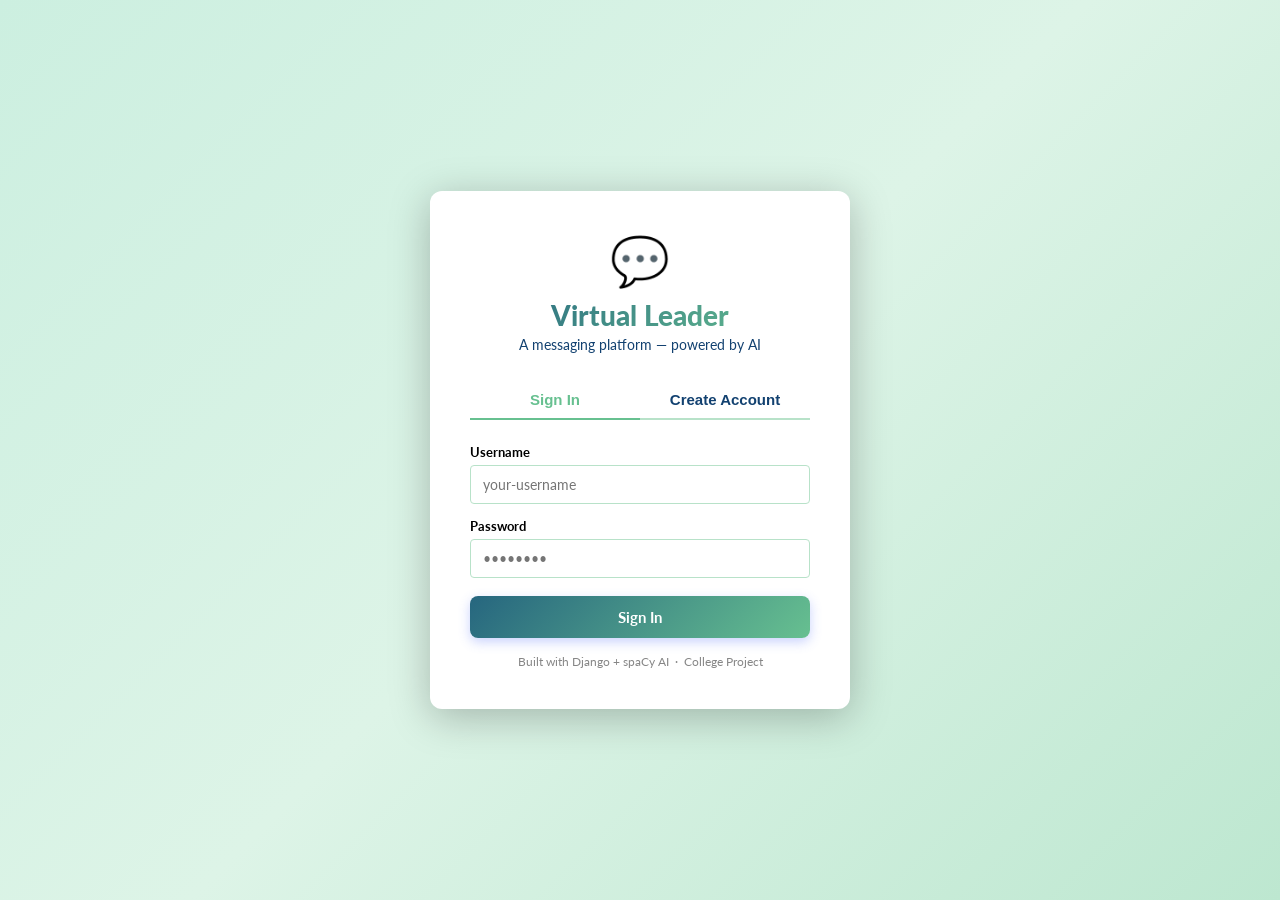
<file: backend/frontend/index.html>
<!DOCTYPE html>
<html lang="en">

<head>
  <meta charset="UTF-8">
  <meta name="viewport" content="width=device-width, initial-scale=1.0">
  <title>Virtual Leader</title>
  <link rel="stylesheet" href="css/style.css">
  <link rel="icon" type="image/svg+xml"
    href="data:image/svg+xml,<svg xmlns='http://www.w3.org/2000/svg' viewBox='0 0 100 100'><text y='.9em' font-size='90'>💬</text></svg>">
</head>

<body>

  <!-- ── AUTH PAGE ──────────────────────────────────────────────────── -->
  <div id="auth-page">
    <div class="auth-card">
      <div class="auth-logo">
        <span class="logo-icon">💬</span>
        <h1>Virtual Leader</h1>
        <p>A messaging platform — powered by AI</p>
      </div>

      <div class="auth-tabs">
        <button class="auth-tab active" data-tab="login">Sign In</button>
        <button class="auth-tab" data-tab="register">Create Account</button>
      </div>

      <!-- Login Form -->
      <div id="form-login" class="auth-form active">
        <div id="login-error" class="auth-error"></div>
        <div class="field">
          <label>Username</label>
          <input id="login-username" type="text" placeholder="your-username" autocomplete="username">
        </div>
        <div class="field">
          <label>Password</label>
          <input id="login-password" type="password" placeholder="••••••••" autocomplete="current-password">
        </div>
        <button id="login-btn" class="submit-btn">Sign In</button>
      </div>

      <!-- Register Form -->
      <div id="form-register" class="auth-form">
        <div id="register-error" class="auth-error"></div>
        <div class="field">
          <label>Username <span style="color:#e01e5a">*</span></label>
          <input id="reg-username" type="text" placeholder="john.doe">
        </div>
        <div class="field">
          <label>Display Name</label>
          <input id="reg-displayname" type="text" placeholder="John Doe">
        </div>
        <div class="field">
          <label>Email</label>
          <input id="reg-email" type="email" placeholder="john@example.com">
        </div>
        <div class="field">
          <label>Password <span style="color:#e01e5a">*</span></label>
          <input id="reg-password" type="password" placeholder="Min 6 characters">
        </div>
        <button id="register-btn" class="submit-btn">Create Account</button>
      </div>

      <p style="text-align:center;margin-top:16px;font-size:12px;color:#868686;">
        Built with Django + spaCy AI &nbsp;·&nbsp; College Project
      </p>
    </div>
  </div>

  <!-- ── WORKSPACE PAGE ────────────────────────────────────────────── -->
  <div id="workspace-page" style="display:none">
    <div class="workspace-card">
      <h2>Your Workspaces</h2>
      <p>Choose a workspace to continue, or create a new one.</p>

      <div id="workspace-list" class="workspace-list"></div>

      <hr style="border:none;border-top:1px solid #e8e8e8;margin:16px 0;">
      <h3 style="font-size:15px;font-weight:700;margin-bottom:12px;">Create a New Workspace</h3>
      <div style="display:flex;gap:8px;">
        <input id="ws-name" type="text" placeholder="My Workspace"
          style="flex:1;padding:8px 12px;border:1px solid #e8e8e8;border-radius:4px;font-size:14px;outline:none;"
          onkeydown="if(event.key==='Enter') createWorkspace()">
        <button class="btn btn-primary" onclick="createWorkspace()">Create</button>
      </div>

      <div style="margin-top:20px;text-align:center;">
        <button class="btn btn-ghost" onclick="logout()" style="font-size:13px;">Sign Out</button>
      </div>
    </div>
  </div>

  <!-- ── MAIN APP ───────────────────────────────────────────────────── -->
  <div id="app">

    <!-- App Header -->
    <div class="app-header">
      <span class="workspace-name" id="workspace-title">Workspace</span>
      <div class="header-search">
        <input id="search-input" type="text" placeholder="🔍  Search with AI...">
        <span class="search-icon">⌘K</span>
      </div>
      <div style="position:absolute;right:16px;display:flex;align-items:center;gap:10px;">
        <span id="ws-status" style="font-size:12px;color:#2bac76">🟢 Live</span>
      </div>
      <!-- Search Results Dropdown -->
      <div id="search-results" class="search-results"></div>
    </div>

    <!-- App Body -->
    <div class="app-body">

      <!-- Sidebar -->
      <div class="sidebar">

        <!-- Channels -->
        <div class="sidebar-section">
          <div class="sidebar-section-header">
            <span>
              <span class="sidebar-chevron open">▼</span>
              Project
            </span>
            <button class="add-btn" id="create-channel-btn" onclick="openCreateChannelModal()"
              title="Add a channel">+</button>
          </div>
          <div id="channel-list"></div>
        </div>

        <!-- Direct Messages -->
        <div class="sidebar-section">
          <div class="sidebar-section-header">
            <span>
              <span class="sidebar-chevron open">▼</span>
              Direct Messages
            </span>
            <button class="add-btn" onclick="openNewDMModal()" title="New direct message">+</button>
          </div>
          <div id="dm-list"></div>
        </div>

        <!-- Workspaces -->
        <div class="sidebar-section">
          <div class="sidebar-section-header">
            <span>
              <span class="sidebar-chevron open">▼</span>
              Workspaces
            </span>
            <button class="add-btn" onclick="showWorkspacePage()" title="Manage workspaces">+</button>
          </div>
          <div id="sidebar-workspace-list"></div>
        </div>

        <!-- User Area -->
        <div class="sidebar-user" onclick="openProfileModal()">
          <div class="sidebar-user-avatar" id="sidebar-avatar" style="background:#4A154B">U</div>
          <div class="sidebar-user-info">
            <div class="sidebar-user-name" id="sidebar-username">User</div>
            <div class="sidebar-user-status">Active</div>
          </div>
          <span style="color:rgba(255,255,255,0.5);font-size:12px;">⚙️</span>
        </div>
        <div id="github-link-row" style="display:none;padding:6px 12px;border-top:1px solid rgba(255,255,255,0.08);">
          <button onclick="openGithubModal()"
            style="width:100%;background:rgba(255,255,255,0.08);border:1px solid rgba(255,255,255,0.15);color:#fff;border-radius:5px;padding:5px 8px;cursor:pointer;font-size:12px;text-align:left;">
            <span id="github-link-label">🐙 Link GitHub Repo</span>
          </button>
        </div>
      </div>


      <!-- Main Content -->
      <div class="main-content">

        <!-- Channel Header -->
        <div class="channel-header">
          <h2 id="channel-name"># general</h2>
          <span class="description" id="channel-description"></span>
          <div class="header-actions">
            <span id="ai-summary-badge"
              style="display:none;font-size:11px;background:#f5f0fc;color:#7c3085;padding:3px 8px;border-radius:10px;font-weight:700;"></span>
            <button class="header-btn" onclick="showDashboardModal()">📊 Dashboard</button>
            <button class="header-btn" onclick="showMembersModal()">👥 <span class="member-count"
                id="member-count">Members</span></button>
            <button class="header-btn" onclick="showPinsModal()">📌 Pins</button>
            <button class="header-btn" onclick="showNotesModal()">📝 Notes</button>
            <button class="header-btn" onclick="logout()">🚪 Sign Out</button>
          </div>
        </div>

        <!-- AI Project Milestones & Progress Banner -->
        <div id="ai-project-banner" class="ai-project-banner" style="display:none;">
          <div class="ai-project-banner-header">
            <div class="ai-project-title-row">
              <h3>🎯 AI Project Milestones Tracker</h3>
            </div>
            <div class="ai-project-progress-bar-container">
              <div class="ai-project-progress-bar-bg">
                <div id="ai-project-progress-bar-fill" class="ai-project-progress-bar-fill"></div>
              </div>
              <span id="ai-project-progress-pct" class="ai-project-progress-pct">0%</span>
            </div>
          </div>
          <div id="ai-project-team-row" class="ai-project-qualified-team">
            <span>👥 Recommended Team:</span>
            <div id="ai-project-team-chips" style="display:inline-flex; gap:4px; flex-wrap:wrap;"></div>
          </div>
          <div id="ai-project-milestones-list" class="ai-project-milestones-list">
            <!-- Populated dynamically via JS -->
          </div>
        </div>

        <!-- Messages Area -->
        <div class="messages-area" id="messages-area">
          <div id="messages-container"></div>
        </div>

        <!-- Typing Indicator -->
        <div class="typing-indicator" id="typing-indicator"></div>

        <!-- Message Input -->
        <div class="input-area">
          <div class="input-box" style="position:relative;">
            <div id="mention-dropdown" class="mention-dropdown"></div>
            <div class="input-toolbar">
              <button class="input-tool" title="Bold" onclick="wrapText('*')">𝐁</button>
              <button class="input-tool" title="Code" onclick="wrapText('`')">⌨</button>
              <button class="input-tool" title="Emoji" onclick="toggleInputEmoji(event)">😊</button>
              <button class="input-tool" title="Attach file"
                onclick="document.getElementById('file-upload-input').click()">📎</button>
              <button class="input-tool" id="mic-btn" title="Voice Input (Speech-to-Text)"
                onclick="toggleVoiceInput(event)">🎤</button>
            </div>
            <input type="file" id="file-upload-input" style="display:none;" onchange="handleFileUpload(event)">
            <div id="file-preview"
              style="display:none; padding: 4px 8px; font-size: 12px; color: #616061; background: #f0f0f0; border-radius: 4px; margin-bottom: 4px; width: max-content; margin-top: 4px; margin-left: 8px;">
              <span id="file-preview-name"></span>
              <span style="cursor:pointer; margin-left: 8px; color: #e01e5a; font-weight: bold;"
                onclick="clearFilePreview()">✕</span>
            </div>

            <!-- Voice Recording Premium Overlay -->
            <div id="voice-overlay" class="voice-overlay" style="display: none;">
              <div class="voice-wave-container">
                <span class="voice-wave-bar bar-1"></span>
                <span class="voice-wave-bar bar-2"></span>
                <span class="voice-wave-bar bar-3"></span>
                <span class="voice-wave-bar bar-4"></span>
                <span class="voice-wave-bar bar-5"></span>
              </div>
              <span id="voice-status-text" class="voice-status-text">Listening... Speak now</span>
              <div class="voice-actions">
                <button type="button" class="voice-action-btn stop-btn" onclick="stopSpeechRecognition(event)"
                  title="Stop and Send">✅ Done</button>
                <button type="button" class="voice-action-btn cancel-btn" onclick="cancelSpeechRecognition(event)"
                  title="Cancel">✕ Cancel</button>
              </div>
            </div>

            <textarea id="msg-input" placeholder="Message #general" id="msg-placeholder" rows="1"
              oninput="autoResize(this)"></textarea>
            <div class="input-bottom">
              <span class="input-hint">⏎ to send · ⇧⏎ for new line · @ to mention</span>
              <button class="send-btn" id="send-btn" onclick="sendMessage()" disabled>
                Send ➤
              </button>
            </div>
          </div>
        </div>
      </div>

      <!-- Thread Panel -->
      <div class="thread-panel" id="thread-panel">
        <div class="thread-header">
          <h3>Thread</h3>
          <button class="thread-close" onclick="closeThread()">✕</button>
        </div>
        <div class="thread-messages" id="thread-messages"></div>
        <div class="thread-input">
          <div class="input-box">
            <textarea id="thread-input" placeholder="Reply in thread…" rows="2"
              style="width:100%;border:none;outline:none;padding:8px 12px;font-family:Lato,sans-serif;font-size:14px;resize:none;"></textarea>
            <div style="display:flex;justify-content:flex-end;padding:4px 8px 6px;">
              <button class="send-btn" onclick="sendThreadReply()">Reply ➤</button>
            </div>
          </div>
        </div>
      </div>

    </div>

    <!-- ── Calendar Widget ────────────────────────────────────────────── -->
    <div class="calendar-widget minimized" id="calendar-widget">
      <div class="calendar-header" onclick="toggleCalendar()">
        <h3>📅 Schedule</h3>
        <span class="calendar-toggle" id="cal-toggle-icon">▲</span>
      </div>
      <div class="calendar-body">
        <div class="calendar-controls">
          <button onclick="changeMonth(-1)">◀</button>
          <div class="calendar-month-label" id="cal-month-label">May 2026</div>
          <button onclick="changeMonth(1)">▶</button>
        </div>
        <div class="calendar-grid">
          <div class="calendar-day-header">Su</div>
          <div class="calendar-day-header">Mo</div>
          <div class="calendar-day-header">Tu</div>
          <div class="calendar-day-header">We</div>
          <div class="calendar-day-header">Th</div>
          <div class="calendar-day-header">Fr</div>
          <div class="calendar-day-header">Sa</div>
        </div>
        <div class="calendar-grid" id="cal-grid"></div>
        <div class="calendar-event-list" id="cal-event-list"></div>
      </div>
    </div>

  </div>

  <!-- ── MODALS ──────────────────────────────────────────────────────── -->

  <!-- Create Channel Modal -->
  <div class="modal-overlay" id="create-channel-modal">
    <div class="modal">
      <h2>Create a Channel</h2>
      <label>Channel Name <span style="color:#e01e5a">*</span></label>
      <input id="new-channel-name" type="text" placeholder="e.g. project-updates"
        onkeydown="if(event.key==='Enter') createChannel()">
      <label>Description</label>
      <textarea id="new-channel-desc" placeholder="What's this channel about?"></textarea>
      <label>Type</label>
      <select id="new-channel-type">
        <option value="public">🌐 Public — Anyone in the workspace</option>
        <option value="private">🔒 Private — Invite only</option>
      </select>

      <div style="display:flex; align-items:center; gap:8px; margin:12px 0;">
        <input id="new-channel-is-project" type="checkbox" style="width:auto; cursor:pointer;">
        <label for="new-channel-is-project" style="margin:0; cursor:pointer; font-weight:700; font-size:13px;">🤖 AI
          Project Tracking Channel</label>
      </div>

      <label style="margin-top:12px; display:block;">Select Team Members (HR Metrics)</label>
      <div id="channel-member-selection"
        style="max-height:180px; overflow-y:auto; border:1px solid var(--border); border-radius:4px; padding:4px; margin-bottom:12px; font-size:13px;">
        <!-- Populated via JS -->
      </div>
      <div class="modal-actions">
        <button class="btn btn-ghost" onclick="closeCreateChannelModal()">Cancel</button>
        <button class="btn btn-primary" onclick="createChannel()">Create Channel</button>
      </div>
    </div>
  </div>

  <!-- GitHub Repo Modal -->
  <div class="modal-overlay" id="github-modal">
    <div class="modal">
      <h2>🐙 Link GitHub Repository</h2>
      <p style="font-size:13px;color:#616061;margin-bottom:12px;">Enter the repository in
        <strong>owner/repo-name</strong> format. The AI will use this to answer project progress questions.</p>
      <label>Repository <span style="color:#e01e5a">*</span></label>
      <input id="github-repo-input" type="text" placeholder="e.g. chetankhadse21/Assistantpilot-AI"
        onkeydown="if(event.key==='Enter') saveGithubRepo()">
      <div id="github-modal-status" style="font-size:12px;margin-top:8px;color:#616061;"></div>
      <div class="modal-actions">
        <button class="btn btn-ghost" onclick="closeGithubModal()">Cancel</button>
        <button class="btn btn-primary" onclick="saveGithubRepo()">Link Repo</button>
      </div>
    </div>
  </div>

  <!-- New DM Modal -->
  <div class="modal-overlay" id="new-dm-modal">
    <div class="modal">
      <h2>New Direct Message</h2>
      <label>Select a team member</label>
      <div id="dm-member-list" style="max-height:300px;overflow-y:auto;margin-top:8px;"></div>
      <div class="modal-actions">
        <button class="btn btn-ghost" onclick="closeNewDMModal()">Cancel</button>
      </div>
    </div>
  </div>

  <!-- Members Modal -->
  <div class="modal-overlay" id="members-modal">
    <div class="modal">
      <h2>Channel Members</h2>
      <div id="members-list" style="max-height:350px;overflow-y:auto;"></div>
      <div class="modal-actions">
        <button class="btn btn-ghost"
          onclick="document.getElementById('members-modal').classList.remove('visible')">Close</button>
      </div>
    </div>
  </div>

  <!-- Pins Modal -->
  <div class="modal-overlay" id="pins-modal">
    <div class="modal">
      <h2>📌 Pinned Messages</h2>
      <div id="pins-list" style="max-height:350px;overflow-y:auto;"></div>
      <div class="modal-actions">
        <button class="btn btn-ghost"
          onclick="document.getElementById('pins-modal').classList.remove('visible')">Close</button>
      </div>
    </div>
  </div>

  <!-- Notes Modal -->
  <div class="modal-overlay" id="notes-modal">
    <div class="modal">
      <h2>📝 Channel Notes</h2>
      <textarea id="channel-notes-text" rows="10"
        style="width:100%; border:1px solid #e8e8e8; border-radius:4px; padding:8px; font-family:inherit; resize:vertical; outline:none;"
        placeholder="Jot down important channel notes here..."></textarea>
      <div class="modal-actions" style="margin-top:12px;">
        <button class="btn btn-ghost"
          onclick="document.getElementById('notes-modal').classList.remove('visible')">Close</button>
        <button class="btn btn-primary" onclick="saveChannelNotes()">Save Notes</button>
      </div>
    </div>
  </div>

  <!-- Dashboard Modal -->
  <div class="modal-overlay" id="dashboard-modal">
    <div class="modal" style="max-width: 800px; width: 90%;">
      <div
        style="display:flex; justify-content:space-between; align-items:center; margin-bottom: 20px; border-bottom:1px solid #e8e8e8; padding-bottom:10px;">
        <h2 style="margin:0; display:flex; align-items:center; gap:8px;">📊 Workspace Dashboard</h2>
        <button class="btn btn-ghost" onclick="closeDashboardModal()"
          style="font-size: 20px; padding: 4px 8px; border:none; line-height:1;">✕</button>
      </div>

      <div id="dashboard-content" style="max-height: 500px; overflow-y: auto; padding-right: 4px;">
        <!-- Plotted dynamically via JavaScript -->
      </div>
    </div>
  </div>

  <!-- Profile Modal -->
  <div class="modal-overlay" id="profile-modal">
    <div class="modal">
      <h2>Your Profile</h2>
      <label>Display Name</label>
      <input id="prof-displayname" type="text" placeholder="How you appear to teammates">
      <label>Status</label>
      <select id="prof-status">
        <option value="active">🟢 Active</option>
        <option value="away">🟡 Away</option>
        <option value="dnd">🔴 Do Not Disturb</option>
        <option value="offline">⚫ Offline</option>
      </select>
      <label>Status Message</label>
      <input id="prof-status-text" type="text" placeholder="What are you up to?">
      <label>Bio</label>
      <textarea id="prof-bio" placeholder="Tell your team about yourself"></textarea>

      <label>Employee Level</label>
      <select id="prof-level">
        <option value="beginner">Beginner</option>
        <option value="professional">Professional</option>
        <option value="expert">Expert</option>
      </select>

      <label>Skill Strength</label>
      <input id="prof-skill" type="text" placeholder="e.g. backend, frontend... ">

      <label>Performance Stats</label>
      <div
        style="font-size:13px; color:#616061; background:#f4f4f4; padding:8px; border-radius:4px; margin-bottom:12px;">
        <div style="display:flex; justify-content:space-between; margin-bottom:4px;"><b>Efficiency:</b> <span
            id="prof-efficiency">0</span>%</div>
        <div style="display:flex; justify-content:space-between; margin-bottom:4px;"><b>Reliability:</b> <span
            id="prof-reliability">0</span>%</div>
        <div style="display:flex; justify-content:space-between; margin-bottom:4px;"><b>Speed:</b> <span><span
              id="prof-speed">0</span>h / task</span></div>
        <div style="display:flex; justify-content:space-between;"><b>Tasks:</b> <span><span id="prof-tasks">0</span> /
            <span id="prof-tasks-assigned">0</span></span></div>
      </div>

      <div class="modal-actions">
        <button class="btn btn-ghost"
          onclick="document.getElementById('profile-modal').classList.remove('visible')">Cancel</button>
        <button class="btn btn-primary" onclick="saveProfile()">Save Changes</button>
      </div>
    </div>
  </div>

  <!-- ── TOAST CONTAINER ──────────────────────────────────────────────── -->
  <div class="toast-container" id="toast-container"></div>

  <!-- ── SCRIPTS ──────────────────────────────────────────────────────── -->
  <script src="js/api.js"></script>
  <script src="js/auth.js"></script>
  <script src="js/app.js"></script>
  <script>
    // Extra utility handlers

    function autoResize(el) {
      el.style.height = 'auto';
      el.style.height = Math.min(el.scrollHeight, 200) + 'px';
    }

    function wrapText(char) {
      const input = document.getElementById('msg-input');
      const start = input.selectionStart;
      const end = input.selectionEnd;
      const selected = input.value.slice(start, end) || 'text';
      input.value = input.value.slice(0, start) + char + selected + char + input.value.slice(end);
      input.focus();
    }

    function toggleInputEmoji(ev) {
      if (ev) ev.stopPropagation();
      const emojis = ['😊', '👍', '❤️', '🎉', '🔥', '😂', '🙌', '💯', '🚀', '✅', '😎', '🤔'];
      const input = document.getElementById('msg-input');

      const existing = document.getElementById('input-emoji-popup');
      if (existing) { existing.remove(); return; }

      const p = document.createElement('div');
      p.id = 'input-emoji-popup';
      p.style.cssText = 'position:absolute;bottom:100%;left:20px;margin-bottom:8px;background:white;border:1px solid #e8e8e8;border-radius:8px;padding:8px;display:flex;flex-wrap:wrap;gap:4px;width:220px;box-shadow:0 4px 15px rgba(0,0,0,0.15);z-index:200';
      p.innerHTML = emojis.map(e => `<span style="font-size:22px;cursor:pointer;padding:4px;border-radius:4px;" onclick="document.getElementById('msg-input').value+='${e}';document.getElementById('msg-input').focus();this.closest('#input-emoji-popup').remove();document.getElementById('send-btn').disabled=false;">${e}</span>`).join('');

      const inputArea = document.querySelector('.input-area');
      inputArea.style.position = 'relative';
      inputArea.appendChild(p);

      setTimeout(() => {
        document.addEventListener('click', function f(e) {
          if (!p.contains(e.target)) { p.remove(); document.removeEventListener('click', f); }
        });
      }, 10);
    }

    let selectedFile = null;
    function handleFileUpload(event) {
      const file = event.target.files[0];
      if (file) {
        selectedFile = file;
        document.getElementById('file-preview').style.display = 'block';
        document.getElementById('file-preview-name').textContent = file.name;
        document.getElementById('send-btn').disabled = false;
      }
    }

    function clearFilePreview() {
      selectedFile = null;
      document.getElementById('file-upload-input').value = '';
      document.getElementById('file-preview').style.display = 'none';
      const text = document.getElementById('msg-input').value.trim();
      document.getElementById('send-btn').disabled = !text;
    }

    function openNewDMModal() {
      const list = document.getElementById('dm-member-list');
      const otherUsers = STATE.members.filter(m => m.id !== STATE.user?.id);
      list.innerHTML = otherUsers.map(m => {
        const name = m.profile?.display_name || m.username;
        const color = m.profile?.avatar_color || getAvatarColor(name);
        return `
      <div style="display:flex;align-items:center;gap:10px;padding:10px;border-radius:6px;cursor:pointer;transition:background 0.1s;"
           onmouseover="this.style.background='#f8f8f8'" onmouseout="this.style.background=''"
           onclick="closeNewDMModal();startDM(${m.id})">
        <div style="width:36px;height:36px;border-radius:6px;background:${color};display:flex;align-items:center;justify-content:center;color:white;font-weight:700;font-size:14px">
          ${getInitials(name)}
        </div>
        <div>
          <div style="font-weight:700;font-size:14px">${name}</div>
          <div style="font-size:12px;color:#616061">@${m.username}</div>
        </div>
      </div>
    `;
      }).join('') || '<p style="color:#616061;padding:8px;font-size:13px">No other members found.</p>';
      document.getElementById('new-dm-modal').classList.add('visible');
    }

    function closeNewDMModal() {
      document.getElementById('new-dm-modal').classList.remove('visible');
    }

    async function showMembersModal() {
      const list = document.getElementById('members-list');
      list.innerHTML = '<p style="color:#616061;font-size:13px;padding:8px">Loading...</p>';
      document.getElementById('members-modal').classList.add('visible');
      try {
        const room = STATE.activeRoom;
        if (room?.type !== 'channel') return;
        const members = await api(`/workspaces/${STATE.workspace.id}/channels/${room.id}/members/`);
        list.innerHTML = members.map(m => {
          const name = m.profile?.display_name || m.username;
          const color = m.profile?.avatar_color || getAvatarColor(name);
          const status = m.profile?.status || 'offline';
          return `
        <div style="display:flex;align-items:center;gap:10px;padding:8px 0;border-bottom:1px solid #f0f0f0;">
          <div style="position:relative;">
            <div style="width:36px;height:36px;border-radius:6px;background:${color};display:flex;align-items:center;justify-content:center;color:white;font-weight:700;font-size:14px">${getInitials(name)}</div>
            <span style="position:absolute;bottom:-1px;right:-2px;width:10px;height:10px;border-radius:50%;border:2px solid white;background:${status === 'active' ? '#2bac76' : status === 'away' ? '#ecb22e' : status === 'dnd' ? '#e01e5a' : '#ccc'}"></span>
          </div>
          <div>
            <div style="font-weight:700;font-size:14px">${name}</div>
            <div style="font-size:12px;color:#616061">@${m.username} · ${status}</div>
          </div>
          <div style="margin-left:auto; display:flex; align-items:center; gap:8px;">
            ${m.id !== STATE.user?.id ? `<button class="btn btn-ghost" style="font-size:12px" onclick="closeAllModals();startDM(${m.id})">DM</button>` : '<span style="font-size:12px;color:#616061;font-weight:700;margin-right:4px;">You</span>'}
            ${(STATE.workspace?.my_role === 'admin' || m.id === STATE.user?.id) ? `<button class="btn btn-ghost" style="font-size:12px; color:#e01e5a;" onclick="removeChannelMember(${m.id}, '${name}')">${m.id === STATE.user?.id ? 'Leave' : 'Remove'}</button>` : ''}
          </div>
        </div>
      `;
        }).join('');
        document.getElementById('member-count').textContent = `${members.length} members`;
      } catch (err) {
        list.innerHTML = `<p style="color:#e01e5a;font-size:13px">${err.message}</p>`;
      }
    }

    async function removeChannelMember(userId, name) {
      const isMe = userId === STATE.user?.id;
      const confirmMsg = isMe ? 'Are you sure you want to leave this channel?' : `Are you sure you want to remove ${name} from this channel?`;
      if (!confirm(confirmMsg)) return;

      try {
        const room = STATE.activeRoom;
        if (room?.type !== 'channel') return;
        await api(`/workspaces/${STATE.workspace.id}/channels/${room.id}/remove-member/`, {
          method: 'POST',
          body: { user_id: userId }
        });
        toast(isMe ? 'You left the channel' : `${name} removed from channel`, 'success');

        if (isMe) {
          document.getElementById('members-modal').classList.remove('visible');
          await loadChannels();
        } else {
          showMembersModal();
        }
      } catch (err) {
        toast(err.message, 'error');
      }
    }

    async function showPinsModal() {
      const list = document.getElementById('pins-list');
      list.innerHTML = '<p style="color:#616061;font-size:13px;padding:8px">Loading...</p>';
      document.getElementById('pins-modal').classList.add('visible');
      try {
        const room = STATE.activeRoom;
        if (room?.type !== 'channel') { list.innerHTML = '<p>Pins only available in channels.</p>'; return; }
        const pins = await api(`/workspaces/${STATE.workspace.id}/channels/${room.id}/pins/`);
        list.innerHTML = pins.length === 0
          ? '<p style="color:#616061;font-size:13px;padding:8px">No pinned messages yet.</p>'
          : pins.map(p => `
        <div style="display:flex; justify-content:space-between; align-items:center; padding:10px 0; border-bottom:1px solid #f0f0f0;">
          <div style="flex:1; padding-right:12px;">
            <div style="font-size:12px;color:#616061;margin-bottom:4px">Pinned by ${p.pinned_by}</div>
            <div style="font-size:14px">${p.message.text}</div>
            <div style="font-size:11px;color:#868686;margin-top:4px">${formatTime(p.message.created_at)}</div>
          </div>
          <button class="btn btn-ghost" style="color:#e01e5a; font-size:12px; flex-shrink:0;" onclick="unpinMessage(${p.message.id})">✕ Unpin</button>
        </div>
      `).join('');
      } catch (err) {
        list.innerHTML = `<p style="color:#e01e5a;font-size:13px">${err.message}</p>`;
      }
    }

    function openProfileModal() {
      const profile = STATE.user?.profile || {};
      document.getElementById('prof-displayname').value = profile.display_name || STATE.user?.username || '';
      document.getElementById('prof-status').value = profile.status || 'active';
      document.getElementById('prof-status-text').value = profile.status_text || '';
      document.getElementById('prof-bio').value = profile.bio || '';

      document.getElementById('prof-level').value = profile.employee_level || 'beginner';
      document.getElementById('prof-skill').value = profile.skill_strength || '';
      document.getElementById('prof-efficiency').textContent = profile.efficiency || '0';
      document.getElementById('prof-reliability').textContent = profile.reliability || '0';
      document.getElementById('prof-speed').textContent = profile.avg_time_per_task || '0';
      document.getElementById('prof-tasks').textContent = profile.tasks_completed || '0';
      document.getElementById('prof-tasks-assigned').textContent = profile.tasks_assigned || '0';

      document.getElementById('profile-modal').classList.add('visible');
    }

    async function saveProfile() {
      const data = {
        display_name: document.getElementById('prof-displayname').value.trim(),
        status: document.getElementById('prof-status').value,
        status_text: document.getElementById('prof-status-text').value.trim(),
        bio: document.getElementById('prof-bio').value.trim(),
        employee_level: document.getElementById('prof-level').value,
        skill_strength: document.getElementById('prof-skill').value.trim(),
      };
      try {
        const updated = await api('/auth/me/', { method: 'PUT', body: data });
        STATE.user = updated;
        localStorage.setItem('user', JSON.stringify(updated));
        document.getElementById('sidebar-username').textContent = updated.profile?.display_name || updated.username;
        document.getElementById('profile-modal').classList.remove('visible');
        toast('Profile updated!', 'success');
      } catch (err) {
        toast(err.message, 'error');
      }
    }

    async function sendThreadReply() {
      const input = document.getElementById('thread-input');
      const text = input.value.trim();
      if (!text || !STATE.thread) return;

      try {
        const room = STATE.activeRoom;
        await api(`/channels/${room.id}/messages/`, {
          method: 'POST',
          body: { text, parent: STATE.thread.id }
        });
        input.value = '';
        openThread(STATE.thread.id);
        toast('Reply sent!', 'success');
      } catch (err) {
        toast(err.message, 'error');
      }
    }

    function closeAllModals() {
      document.querySelectorAll('.modal-overlay').forEach(m => m.classList.remove('visible'));
    }

    // Close modals on overlay click
    document.querySelectorAll('.modal-overlay').forEach(overlay => {
      overlay.addEventListener('click', e => {
        if (e.target === overlay) overlay.classList.remove('visible');
      });
    });

    // ── Calendar Logic ──────────────────────────────────────────────────
    let calCurrentDate = new Date();
    let calEvents = [];

    function toggleCalendar() {
      const widget = document.getElementById('calendar-widget');
      const icon = document.getElementById('cal-toggle-icon');
      if (widget.classList.contains('minimized')) {
        widget.classList.remove('minimized');
        icon.textContent = '▼';
        fetchCalendarEvents();
      } else {
        widget.classList.add('minimized');
        icon.textContent = '▲';
      }
    }

    function changeMonth(delta) {
      calCurrentDate.setMonth(calCurrentDate.getMonth() + delta);
      renderCalendar();
    }

    async function fetchCalendarEvents() {
      if (!STATE.workspace) return;
      try {
        calEvents = await api(`/workspaces/${STATE.workspace.id}/events/`);
        renderCalendar();
      } catch (e) {
        console.error('Failed to fetch calendar events:', e);
      }
    }

    function renderCalendar() {
      const monthLabel = document.getElementById('cal-month-label');
      const grid = document.getElementById('cal-grid');
      const list = document.getElementById('cal-event-list');

      if (!monthLabel || !grid) return;

      const year = calCurrentDate.getFullYear();
      const month = calCurrentDate.getMonth();
      const today = new Date();

      const monthNames = ["January", "February", "March", "April", "May", "June", "July", "August", "September", "October", "November", "December"];
      monthLabel.textContent = `${monthNames[month]} ${year}`;

      grid.innerHTML = '';
      list.innerHTML = '';

      const firstDay = new Date(year, month, 1).getDay();
      const daysInMonth = new Date(year, month + 1, 0).getDate();

      for (let i = 0; i < firstDay; i++) {
        const emptyCell = document.createElement('div');
        emptyCell.className = 'calendar-day empty';
        grid.appendChild(emptyCell);
      }

      // Filter events for this month
      const monthEvents = calEvents.filter(ev => {
        const d = new Date(ev.date);
        return d.getFullYear() === year && d.getMonth() === month;
      });

      if (monthEvents.length === 0) {
        list.innerHTML = '<div style="color:#868686;font-size:12px;text-align:center;padding:12px">No upcoming events.</div>';
      } else {
        monthEvents.sort((a, b) => new Date(a.date) - new Date(b.date));
        monthEvents.forEach(ev => {
          const isMeeting = ev.event_type === 'meeting';
          const d = new Date(ev.date);
          const timeStr = d.toLocaleDateString([], { month: 'short', day: 'numeric' }) + ' · ' + d.toLocaleTimeString([], { hour: '2-digit', minute: '2-digit' });
          list.innerHTML += `
        <div class="calendar-event-item" style="display:flex; justify-content:space-between; align-items:center;">
          <div>
            <div class="calendar-event-title" style="color:${isMeeting ? '#2bac76' : '#e01e5a'}">
              ${isMeeting ? '📍' : '⏳'} ${ev.title}
            </div>
            <div class="calendar-event-date">${timeStr}</div>
          </div>
          <a class="btn btn-ghost" style="padding:4px; font-size:14px; border:1px solid #e8e8e8; border-radius:4px; text-decoration:none; display:inline-flex; align-items:center; justify-content:center;" href="${ev.google_calendar_url || '#'}" target="_blank" rel="noopener noreferrer" title="Add to Google Calendar">📅</a>
        </div>
      `;
        });
      }

      for (let i = 1; i <= daysInMonth; i++) {
        const dayCell = document.createElement('div');
        dayCell.className = 'calendar-day';
        if (year === today.getFullYear() && month === today.getMonth() && i === today.getDate()) {
          dayCell.classList.add('today');
        }

        const dayEvents = monthEvents.filter(ev => new Date(ev.date).getDate() === i);
        let dotsHtml = '';
        if (dayEvents.length > 0) {
          const hasMeeting = dayEvents.some(ev => ev.event_type === 'meeting');
          const hasDeadline = dayEvents.some(ev => ev.event_type === 'deadline');
          dotsHtml = '<div class="calendar-event-dots">';
          if (hasMeeting) dotsHtml += '<div class="calendar-event-dot meeting"></div>';
          if (hasDeadline) dotsHtml += '<div class="calendar-event-dot deadline"></div>';
          dotsHtml += '</div>';
        }

        dayCell.innerHTML = `<span>${i}</span>${dotsHtml}`;
        grid.appendChild(dayCell);
      }
    }

    // ── Dashboard Logic ──────────────────────────────────────────────────
    async function showDashboardModal() {
      const content = document.getElementById('dashboard-content');
      content.innerHTML = '<p style="color:#616061;font-size:14px;padding:20px;text-align:center;">Loading workspace statistics...</p>';
      document.getElementById('dashboard-modal').classList.add('visible');

      try {
        const stats = await api(`/workspaces/${STATE.workspace.id}/dashboard-stats/`);
        renderDashboard(stats);
      } catch (err) {
        content.innerHTML = `<p style="color:#e01e5a;font-size:14px;padding:20px;text-align:center;">Failed to load dashboard: ${err.message}</p>`;
      }
    }

    function closeDashboardModal() {
      document.getElementById('dashboard-modal').classList.remove('visible');
    }

    function renderDashboard(data) {
      const content = document.getElementById('dashboard-content');

      // Dynamic Sentiment Breakdown
      const totalSentiment = data.sentiment.positive + data.sentiment.negative + data.sentiment.neutral;
      const positivePct = totalSentiment > 0 ? Math.round((data.sentiment.positive / totalSentiment) * 100) : 0;
      const negativePct = totalSentiment > 0 ? Math.round((data.sentiment.negative / totalSentiment) * 100) : 0;
      const neutralPct = totalSentiment > 0 ? Math.round((data.sentiment.neutral / totalSentiment) * 100) : 0;

      // Progress Ring Calculations
      const progressPercentage = data.progress.percentage;
      const progressCircumference = 238.76; // 2 * pi * r (r=38)
      const progressOffset = progressCircumference - (progressCircumference * progressPercentage / 100);

      // Sentiment Donut Calculations
      const sentimentCircumference = 219.91; // 2 * pi * r (r=35)
      const posVal = (positivePct / 100) * sentimentCircumference;
      const neuVal = (neutralPct / 100) * sentimentCircumference;
      const negVal = (negativePct / 100) * sentimentCircumference;
      const hasSentimentData = totalSentiment > 0;

      // Progress Bar Color
      let progressColor = '#e01e5a'; // Red
      if (data.progress.percentage >= 70) progressColor = '#2bac76'; // Green
      else if (data.progress.percentage >= 40) progressColor = '#ecb22e'; // Yellow

      // Commits list HTML
      let commitsHtml = '';
      if (data.commits && data.commits.length > 0) {
        commitsHtml = data.commits.map(c => `
      <div class="commit-item">
        <span class="commit-sha" title="View Commit SHA">${c.sha}</span>
        <div class="commit-details">
          <div class="commit-message">${c.message}</div>
          <div class="commit-meta">${c.author} · ${c.date}</div>
        </div>
      </div>
    `).join('');
      } else {
        commitsHtml = `
      <div style="text-align:center; padding: 24px; color: var(--text-secondary); background: #fdfdfd; border: 1px dashed var(--border); border-radius: 6px; font-size: 13px;">
        🐙 No linked GitHub repository, or no recent commits found.<br>
        <span style="font-size:11px; color: var(--text-muted);">Workspace admins can link a repo in the sidebar.</span>
      </div>
    `;
      }

      content.innerHTML = `
    <div style="display:flex; flex-direction:column; gap:20px; font-family: 'Lato', sans-serif;">
      <!-- Project Progress Header Card with Circular Progress Ring -->
      <div class="dashboard-card" style="background: linear-gradient(135deg, #fefefe, #f4effc); border-left: 4px solid var(--aubergine-light); padding: 16px; border-radius: 8px; box-shadow: var(--shadow); border: 1px solid var(--border); display: flex; align-items: center; justify-content: space-between; gap: 20px;">
        <div style="flex: 1;">
          <h3 style="font-size:15px; font-weight:700; color:var(--aubergine-dark); margin:0 0 8px 0;">🚀 Project Overall Progress</h3>
          <p style="font-size:13px; color:var(--text-secondary); line-height:1.6; margin:0 0 10px 0;">
            Real-time delivery progress calculated from assigned milestones and tasks completed by all workspace contributors.
          </p>
          <div style="display:flex; gap:16px; font-size:12px; color:var(--text-secondary);">
            <span>Tasks Completed: <strong style="color:var(--green);">${data.progress.total_tasks_completed}</strong></span>
            <span>Total Assigned: <strong>${data.progress.total_tasks_assigned}</strong></span>
          </div>
        </div>
        
        <!-- SVG Progress Circle -->
        <div style="position: relative; width: 90px; height: 90px; flex-shrink: 0; display: flex; align-items: center; justify-content: center;">
          <svg width="90" height="90" viewBox="0 0 90 90" style="transform: rotate(-90deg); width: 100%; height: 100%;">
            <!-- Background circle -->
            <circle cx="45" cy="45" r="38" fill="none" stroke="#f0f0f0" stroke-width="8" />
            <!-- Active progress circle -->
            <circle cx="45" cy="45" r="38" fill="none" stroke="${progressColor}" stroke-width="8"
                    stroke-dasharray="${progressCircumference}" stroke-dashoffset="${progressOffset}"
                    stroke-linecap="round" style="transition: stroke-dashoffset 0.8s ease-in-out;" />
          </svg>
          <!-- Center percentage text -->
          <div style="position: absolute; font-size: 16px; font-weight: 900; color: var(--text-primary); text-align: center; line-height: 1;">
            ${progressPercentage}%
            <div style="font-size: 8px; font-weight: 700; color: var(--text-muted); text-transform: uppercase; margin-top:2px;">Done</div>
          </div>
        </div>
      </div>

      <!-- Quick Metrics Grid -->
      <div class="dashboard-grid">
        <div class="dashboard-card">
          <div style="font-size:24px; margin-bottom:4px;">👥</div>
          <div style="font-size:20px; font-weight:900;">${data.total_members}</div>
          <div style="font-size:12px; color:var(--text-secondary);">Total Members</div>
        </div>
        <div class="dashboard-card">
          <div style="font-size:24px; margin-bottom:4px;">💬</div>
          <div style="font-size:20px; font-weight:900;">${data.total_messages}</div>
          <div style="font-size:12px; color:var(--text-secondary);">Total Messages</div>
        </div>
        <div class="dashboard-card">
          <div style="font-size:24px; margin-bottom:4px;">✅</div>
          <div style="font-size:20px; font-weight:900;">${data.intents.tasks}</div>
          <div style="font-size:12px; color:var(--text-secondary);">Chat Tasks Identified</div>
        </div>
        <div class="dashboard-card">
          <div style="font-size:24px; margin-bottom:4px;">❓</div>
          <div style="font-size:20px; font-weight:900;">${data.intents.questions}</div>
          <div style="font-size:12px; color:var(--text-secondary);">Chat Questions Asked</div>
        </div>
      </div>

      <!-- Sentiment & Chat Analysis -->
      <div class="dashboard-grid" style="grid-template-columns: 1fr 1fr; gap: 16px;">
        <!-- Circular Donut Sentiment Card -->
        <div class="dashboard-card" style="display: flex; flex-direction: column;">
          <h3 style="font-size:14px; font-weight:700; margin-bottom:16px; border-bottom:1px solid #f0f0f0; padding-bottom:6px; color: var(--text-primary);">😊 Chat Sentiment Analysis</h3>
          
          <div style="display:flex; align-items:center; justify-content:space-between; gap: 16px; flex: 1;">
            <!-- Circular Donut SVG -->
            <div style="position: relative; width: 100px; height: 100px; flex-shrink: 0; display: flex; align-items: center; justify-content: center;">
              <svg width="100" height="100" viewBox="0 0 100 100" style="transform: rotate(-90deg); width: 100%; height: 100%;">
                <circle cx="50" cy="50" r="35" fill="none" stroke="#f0f0f0" stroke-width="12" />
                ${hasSentimentData ? `
                  <!-- Positive segment -->
                  <circle cx="50" cy="50" r="35" fill="none" stroke="var(--green)" stroke-width="12"
                          stroke-dasharray="${posVal} ${sentimentCircumference}" stroke-dashoffset="0" />
                  <!-- Neutral segment -->
                  <circle cx="50" cy="50" r="35" fill="none" stroke="var(--text-muted)" stroke-width="12"
                          stroke-dasharray="${neuVal} ${sentimentCircumference}" stroke-dashoffset="-${posVal}" />
                  <!-- Negative segment -->
                  <circle cx="50" cy="50" r="35" fill="none" stroke="var(--red)" stroke-width="12"
                          stroke-dasharray="${negVal} ${sentimentCircumference}" stroke-dashoffset="-${posVal + neuVal}" />
                ` : `
                  <!-- Empty placeholder ring -->
                  <circle cx="50" cy="50" r="35" fill="none" stroke="#e0e0e0" stroke-width="12" />
                `}
              </svg>
              <!-- Center text -->
              <div style="position: absolute; font-size: 11px; font-weight: 700; color: var(--text-secondary); text-align: center; line-height: 1.1;">
                <strong style="font-size: 15px; color: var(--text-primary);">${totalSentiment}</strong><br>Msgs
              </div>
            </div>

            <!-- Legend and Details -->
            <div style="display:flex; flex-direction:column; gap:8px; flex: 1; padding-left: 8px;">
              <div style="display:flex; align-items:center; justify-content:space-between; font-size:12px;">
                <span style="display:flex; align-items:center; gap:6px;">
                  <span style="width:10px; height:10px; border-radius:50%; background:var(--green); display:inline-block;"></span>
                  Positive
                </span>
                <strong style="color:var(--text-primary);">${data.sentiment.positive} (${positivePct})</strong>
              </div>
              <div style="display:flex; align-items:center; justify-content:space-between; font-size:12px;">
                <span style="display:flex; align-items:center; gap:6px;">
                  <span style="width:10px; height:10px; border-radius:50%; background:var(--text-muted); display:inline-block;"></span>
                  Neutral
                </span>
                <strong style="color:var(--text-primary);">${data.sentiment.neutral} (${neutralPct})</strong>
              </div>
              <div style="display:flex; align-items:center; justify-content:space-between; font-size:12px;">
                <span style="display:flex; align-items:center; gap:6px;">
                  <span style="width:10px; height:10px; border-radius:50%; background:var(--red); display:inline-block;"></span>
                  Negative
                </span>
                <strong style="color:var(--text-primary);">${data.sentiment.negative} (${negativePct})</strong>
              </div>
            </div>
          </div>
        </div>

        <div class="dashboard-card" style="display: flex; flex-direction: column;">
          <h3 style="font-size:14px; font-weight:700; margin-bottom:12px; border-bottom:1px solid #f0f0f0; padding-bottom:6px; color: var(--text-primary);">💡 Project Health Insights</h3>
          <div style="font-size:13px; line-height:1.6; color:var(--text-secondary); display:flex; flex-direction:column; gap:10px; flex: 1; justify-content: center;">
            <div style="display:flex; align-items:flex-start; gap:8px;">
              <span style="font-size: 16px;">📊</span>
              <span>Workspace message volume is currently at <strong>${data.total_messages} messages</strong> across all public channels.</span>
            </div>
            <div style="display:flex; align-items:flex-start; gap:8px;">
              <span style="font-size: 16px;">🎯</span>
              <span><strong>${data.intents.tasks} actionable tasks</strong> and <strong>${data.intents.questions} questions</strong> have been registered in general project chat.</span>
            </div>
            <div style="display:flex; align-items:flex-start; gap:8px;">
              <span style="font-size: 16px;">✨</span>
              <span>Project sentiment is predominantly <strong>${positivePct >= 50 ? 'Positive & Productive' : positivePct >= 30 ? 'Collaborative' : 'Developing'}</strong>.</span>
            </div>
          </div>
        </div>
      </div>

      <!-- AI Project Channels and Milestones list -->
      ${(() => {
          if (!data.projects || data.projects.length === 0) return '';
          return `
          <div class="dashboard-card" style="margin-top: 16px;">
            <h3 style="font-size:14px; font-weight:700; margin-bottom:12px; border-bottom:1px solid #f0f0f0; padding-bottom:6px; color: var(--text-primary);">🤖 AI Project Channels & Milestones</h3>
            <div style="display:flex; flex-direction:column; gap:12px;">
              ${data.projects.map(proj => {
            let pColor = '#e01e5a';
            if (proj.progress >= 70) pColor = '#2bac76';
            else if (proj.progress >= 40) pColor = '#ecb22e';

            const teamChips = proj.qualified_employees.map(name => `
                  <span style="background:#f1edf8; border:1px solid #dcd3f5; border-radius:10px; padding:2px 6px; font-size:10px; color:#583ba8; font-weight:700; display:inline-block; margin-right:4px;">👤 ${name}</span>
                `).join('');

            return `
                  <div style="background:#fafafa; border:1px solid var(--border); border-radius:8px; padding:12px; display:flex; flex-direction:column; gap:6px;">
                    <div style="display:flex; justify-content:space-between; align-items:center;">
                      <strong style="color:var(--aubergine-dark); font-size:13px;"># ${proj.name}</strong>
                      <span style="font-size:12px; font-weight:800; color:${pColor};">${proj.progress}%</span>
                    </div>
                    <div style="font-size:11px; color:var(--text-secondary);">${proj.description || 'No description provided.'}</div>
                    
                    <!-- Progress Line -->
                    <div style="width:100%; height:6px; background:rgba(0,0,0,0.06); border-radius:3px; overflow:hidden;">
                      <div style="width:${proj.progress}%; height:100%; background:${pColor}; border-radius:3px;"></div>
                    </div>

                    <div style="display:flex; justify-content:space-between; align-items:center; font-size:11px; color:var(--text-muted); margin-top:2px;">
                      <span>Milestones: <strong>${proj.completed_milestones}</strong> / ${proj.total_milestones}</span>
                      <div>${teamChips}</div>
                    </div>
                  </div>
                `;
          }).join('')}
            </div>
          </div>
        `;
        })()}

      <!-- Recent GitHub Commits -->
      <div class="dashboard-card">
        <h3 style="font-size:14px; font-weight:700; margin-bottom:12px; border-bottom:1px solid #f0f0f0; padding-bottom:6px; color: var(--text-primary);">🐙 Recent GitHub Commits</h3>
        <div class="commits-list-container" style="max-height: 250px; overflow-y: auto;">
          ${commitsHtml}
        </div>
      </div>
    </div>
  `;
    }

    // Init auth on load
    window.addEventListener('DOMContentLoaded', initAuth);
  </script>

</body>

</html>
</file>
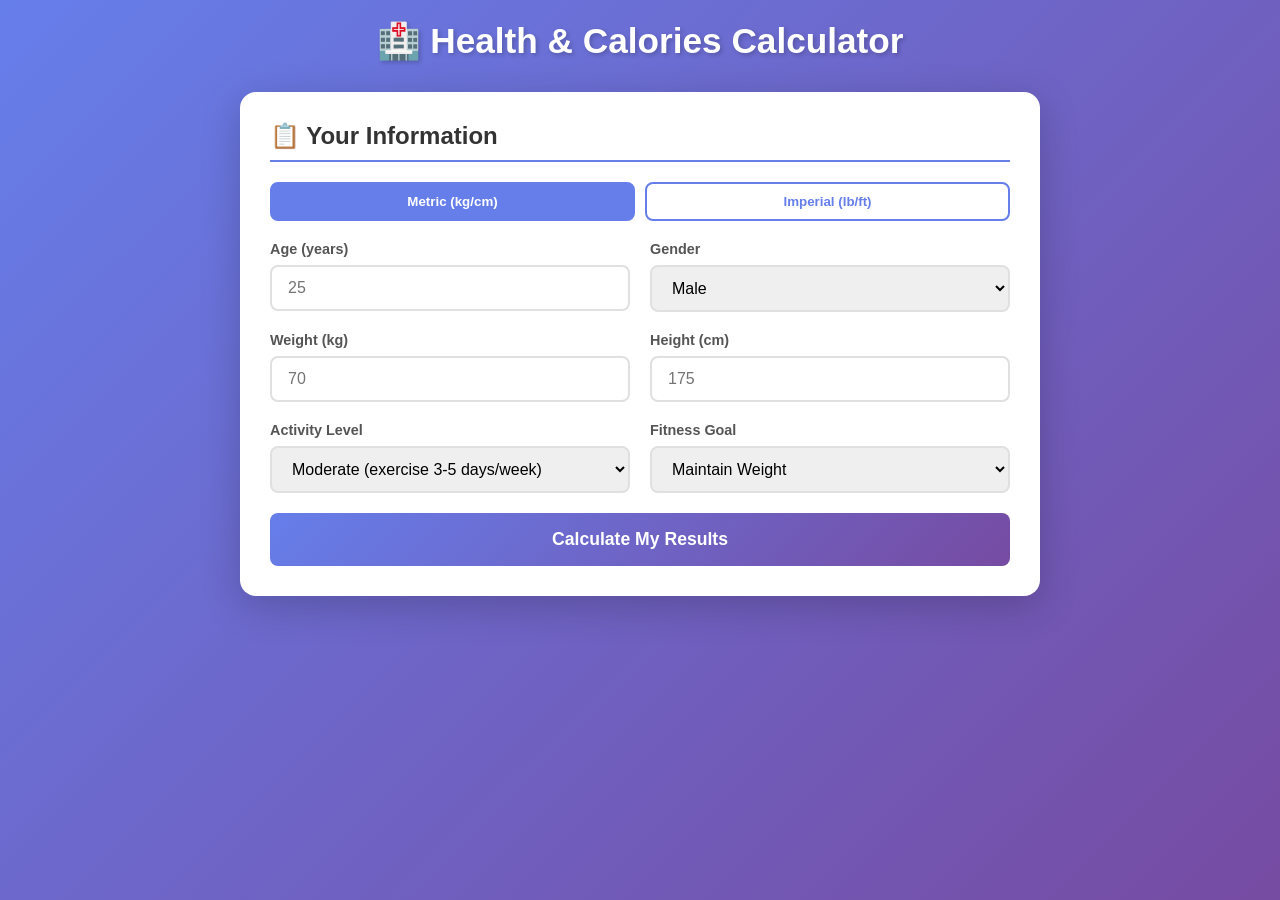
<file: backend/slack_app/healthcare.html>
<!DOCTYPE html>
<html lang="en">
<head>
    <meta charset="UTF-8">
    <meta name="viewport" content="width=device-width, initial-scale=1.0">
    <title>Health & Calories Calculator</title>
    <style>
        * {
            margin: 0;
            padding: 0;
            box-sizing: border-box;
        }

        body {
            font-family: -apple-system, BlinkMacSystemFont, 'Segoe UI', Roboto, Oxygen, Ubuntu, sans-serif;
            background: linear-gradient(135deg, #667eea 0%, #764ba2 100%);
            min-height: 100vh;
            padding: 20px;
        }

        .container {
            max-width: 800px;
            margin: 0 auto;
        }

        h1 {
            text-align: center;
            color: white;
            margin-bottom: 30px;
            font-size: 2.2rem;
            text-shadow: 2px 2px 4px rgba(0,0,0,0.2);
        }

        .card {
            background: white;
            border-radius: 16px;
            padding: 30px;
            margin-bottom: 20px;
            box-shadow: 0 10px 40px rgba(0,0,0,0.2);
        }

        .card h2 {
            color: #333;
            margin-bottom: 20px;
            padding-bottom: 10px;
            border-bottom: 2px solid #667eea;
        }

        .form-row {
            display: grid;
            grid-template-columns: repeat(auto-fit, minmax(200px, 1fr));
            gap: 20px;
            margin-bottom: 20px;
        }

        .form-group {
            display: flex;
            flex-direction: column;
        }

        label {
            font-weight: 600;
            color: #555;
            margin-bottom: 8px;
            font-size: 0.9rem;
        }

        input, select {
            padding: 12px 16px;
            border: 2px solid #e0e0e0;
            border-radius: 8px;
            font-size: 1rem;
            transition: border-color 0.3s, box-shadow 0.3s;
        }

        input:focus, select:focus {
            outline: none;
            border-color: #667eea;
            box-shadow: 0 0 0 3px rgba(102, 126, 234, 0.2);
        }

        .unit-toggle {
            display: flex;
            gap: 10px;
            margin-bottom: 20px;
        }

        .unit-btn {
            flex: 1;
            padding: 10px;
            border: 2px solid #667eea;
            background: white;
            color: #667eea;
            border-radius: 8px;
            cursor: pointer;
            font-weight: 600;
            transition: all 0.3s;
        }

        .unit-btn.active {
            background: #667eea;
            color: white;
        }

        .calculate-btn {
            width: 100%;
            padding: 16px;
            background: linear-gradient(135deg, #667eea 0%, #764ba2 100%);
            color: white;
            border: none;
            border-radius: 8px;
            font-size: 1.1rem;
            font-weight: 600;
            cursor: pointer;
            transition: transform 0.3s, box-shadow 0.3s;
        }

        .calculate-btn:hover {
            transform: translateY(-2px);
            box-shadow: 0 5px 20px rgba(102, 126, 234, 0.4);
        }

        .results {
            display: none;
        }

        .results.show {
            display: block;
            animation: fadeIn 0.5s ease;
        }

        @keyframes fadeIn {
            from { opacity: 0; transform: translateY(20px); }
            to { opacity: 1; transform: translateY(0); }
        }

        .result-grid {
            display: grid;
            grid-template-columns: repeat(auto-fit, minmax(150px, 1fr));
            gap: 15px;
            margin-bottom: 25px;
        }

        .result-item {
            background: linear-gradient(135deg, #f5f7fa 0%, #e4e8eb 100%);
            padding: 20px;
            border-radius: 12px;
            text-align: center;
        }

        .result-item.highlight {
            background: linear-gradient(135deg, #667eea 0%, #764ba2 100%);
            color: white;
        }

        .result-value {
            font-size: 2rem;
            font-weight: 700;
            margin-bottom: 5px;
        }

        .result-label {
            font-size: 0.85rem;
            opacity: 0.8;
        }

        .bmi-scale {
            display: flex;
            height: 12px;
            border-radius: 6px;
            overflow: hidden;
            margin: 15px 0;
        }

        .bmi-scale div {
            flex: 1;
        }

        .bmi-underweight { background: #3498db; }
        .bmi-normal { background: #2ecc71; }
        .bmi-overweight { background: #f39c12; }
        .bmi-obese { background: #e74c3c; }

        .bmi-indicator {
            position: relative;
            height: 20px;
            margin-bottom: 10px;
        }

        .bmi-arrow {
            position: absolute;
            transform: translateX(-50%);
            font-size: 1.2rem;
        }

        .bmi-labels {
            display: flex;
            justify-content: space-between;
            font-size: 0.75rem;
            color: #666;
        }

        .calorie-goals {
            display: grid;
            grid-template-columns: repeat(3, 1fr);
            gap: 15px;
            margin-top: 20px;
        }

        .goal-card {
            padding: 20px;
            border-radius: 12px;
            text-align: center;
        }

        .goal-card.lose { background: #e8f5e9; border: 2px solid #4caf50; }
        .goal-card.maintain { background: #e3f2fd; border: 2px solid #2196f3; }
        .goal-card.gain { background: #fff3e0; border: 2px solid #ff9800; }

        .goal-card h4 {
            font-size: 0.9rem;
            margin-bottom: 10px;
            color: #555;
        }

        .goal-card .calories {
            font-size: 1.8rem;
            font-weight: 700;
        }

        .goal-card.lose .calories { color: #4caf50; }
        .goal-card.maintain .calories { color: #2196f3; }
        .goal-card.gain .calories { color: #ff9800; }

        .macros-table {
            width: 100%;
            border-collapse: collapse;
            margin-top: 15px;
        }

        .macros-table th, .macros-table td {
            padding: 12px;
            text-align: center;
            border-bottom: 1px solid #eee;
        }

        .macros-table th {
            background: #f5f7fa;
            font-weight: 600;
            color: #555;
        }

        .macros-table tr:last-child td {
            border-bottom: none;
        }

        .info-text {
            background: #f0f4ff;
            padding: 15px;
            border-radius: 8px;
            margin-top: 20px;
            font-size: 0.9rem;
            color: #555;
            border-left: 4px solid #667eea;
        }

        @media (max-width: 600px) {
            .calorie-goals {
                grid-template-columns: 1fr;
            }
            
            h1 {
                font-size: 1.6rem;
            }
            
            .result-value {
                font-size: 1.5rem;
            }
        }
    </style>
</head>
<body>
    <div class="container">
        <h1>🏥 Health & Calories Calculator</h1>

        <div class="card">
            <h2>📋 Your Information</h2>
            
            <div class="unit-toggle">
                <button class="unit-btn active" onclick="setUnit('metric')">Metric (kg/cm)</button>
                <button class="unit-btn" onclick="setUnit('imperial')">Imperial (lb/ft)</button>
            </div>

            <div class="form-row">
                <div class="form-group">
                    <label for="age">Age (years)</label>
                    <input type="number" id="age" min="15" max="100" placeholder="25">
                </div>
                <div class="form-group">
                    <label for="gender">Gender</label>
                    <select id="gender">
                        <option value="male">Male</option>
                        <option value="female">Female</option>
                    </select>
                </div>
            </div>

            <div class="form-row" id="metric-inputs">
                <div class="form-group">
                    <label for="weight-kg">Weight (kg)</label>
                    <input type="number" id="weight-kg" min="30" max="300" placeholder="70">
                </div>
                <div class="form-group">
                    <label for="height-cm">Height (cm)</label>
                    <input type="number" id="height-cm" min="100" max="250" placeholder="175">
                </div>
            </div>

            <div class="form-row" id="imperial-inputs" style="display: none;">
                <div class="form-group">
                    <label for="weight-lb">Weight (lb)</label>
                    <input type="number" id="weight-lb" min="66" max="660" placeholder="154">
                </div>
                <div class="form-group">
                    <label for="height-ft">Height (ft)</label>
                    <input type="number" id="height-ft" min="3" max="8" placeholder="5">
                </div>
                <div class="form-group">
                    <label for="height-in">Height (in)</label>
                    <input type="number" id="height-in" min="0" max="11" placeholder="9">
                </div>
            </div>

            <div class="form-row">
                <div class="form-group">
                    <label for="activity">Activity Level</label>
                    <select id="activity">
                        <option value="1.2">Sedentary (little or no exercise)</option>
                        <option value="1.375">Light (exercise 1-3 days/week)</option>
                        <option value="1.55" selected>Moderate (exercise 3-5 days/week)</option>
                        <option value="1.725">Active (exercise 6-7 days/week)</option>
                        <option value="1.9">Very Active (hard exercise daily)</option>
                    </select>
                </div>
                <div class="form-group">
                    <label for="goal">Fitness Goal</label>
                    <select id="goal">
                        <option value="lose">Lose Weight</option>
                        <option value="maintain" selected>Maintain Weight</option>
                        <option value="gain">Gain Muscle</option>
                    </select>
                </div>
            </div>

            <button class="calculate-btn" onclick="calculate()">Calculate My Results</button>
        </div>

        <div class="results" id="results">
            <div class="card">
                <h2>📊 Your Results</h2>
                
                <div class="result-grid">
                    <div class="result-item highlight">
                        <div class="result-value" id="bmi-value">--</div>
                        <div class="result-label">BMI</div>
                    </div>
                    <div class="result-item">
                        <div class="result-value" id="bmr-value">--</div>
                        <div class="result-label">BMR (cal/day)</div>
                    </div>
                    <div class="result-item">
                        <div class="result-value" id="tdee-value">--</div>
                        <div class="result-label">TDEE (cal/day)</div>
                    </div>
                    <div class="result-item">
                        <div class="result-value" id="water-value">--</div>
                        <div class="result-label">Water (L/day)</div>
                    </div>
                </div>

                <h3>BMI Category: <span id="bmi-category">--</span></h3>
                <div class="bmi-indicator">
                    <div class="bmi-arrow" id="bmi-arrow">▼</div>
                </div>
                <div class="bmi-scale">
                    <div class="bmi-underweight"></div>
                    <div class="bmi-normal"></div>
                    <div class="bmi-overweight"></div>
                    <div class="bmi-obese"></div>
                </div>
                <div class="bmi-labels">
                    <span>Underweight<br>&lt;18.5</span>
                    <span>Normal<br>18.5-24.9</span>
                    <span>Overweight<br>25-29.9</span>
                    <span>Obese<br>≥30</span>
                </div>
            </div>

            <div class="card">
                <h2>🎯 Daily Calorie Goals</h2>
                <div class="calorie-goals">
                    <div class="goal-card lose">
                        <h4>🔥 Lose Weight</h4>
                        <div class="calories" id="cal-lose">--</div>
                        <small>-500 cal/day</small>
                    </div>
                    <div class="goal-card maintain">
                        <h4>⚖️ Maintain</h4>
                        <div class="calories" id="cal-maintain">--</div>
                        <small>TDEE</small>
                    </div>
                    <div class="goal-card gain">
                        <h4>💪 Gain Muscle</h4>
                        <div class="calories" id="cal-gain">--</div>
                        <small>+300 cal/day</small>
                    </div>
                </div>
            </div>

            <div class="card">
                <h2>🥗 Recommended Macros</h2>
                <p style="margin-bottom: 15px; color: #666;">Based on your selected goal: <strong id="selected-goal">Maintain Weight</strong></p>
                
                <table class="macros-table">
                    <thead>
                        <tr>
                            <th>Macro</th>
                            <th>Grams</th>
                            <th>Calories</th>
                            <th>% of Diet</th>
                        </tr>
                    </thead>
                    <tbody>
                        <tr>
                            <td>🍞 Carbohydrates</td>
                            <td id="carbs-g">--</td>
                            <td id="carbs-cal">--</td>
                            <td id="carbs-pct">--</td>
                        </tr>
                        <tr>
                            <td>🥩 Protein</td>
                            <td id="protein-g">--</td>
                            <td id="protein-cal">--</td>
                            <td id="protein-pct">--</td>
                        </tr>
                        <tr>
                            <td>🥑 Fat</td>
                            <td id="fat-g">--</td>
                            <td id="fat-cal">--</td>
                            <td id="fat-pct">--</td>
                        </tr>
                    </tbody>
                </table>

                <div class="info-text">
                    <strong>💡 Note:</strong> These calculations use the Mifflin-St Jeor equation for BMR, which is considered one of the most accurate formulas. Individual needs may vary based on metabolism, health conditions, and specific goals. Consult a healthcare professional for personalized advice.
                </div>
            </div>
        </div>
    </div>

    <script>
        let currentUnit = 'metric';

        function setUnit(unit) {
            currentUnit = unit;
            document.querySelectorAll('.unit-btn').forEach(btn => btn.classList.remove('active'));
            event.target.classList.add('active');
            
            if (unit === 'metric') {
                document.getElementById('metric-inputs').style.display = 'grid';
                document.getElementById('imperial-inputs').style.display = 'none';
            } else {
                document.getElementById('metric-inputs').style.display = 'none';
                document.getElementById('imperial-inputs').style.display = 'grid';
            }
        }

        function getWeightKg() {
            if (currentUnit === 'metric') {
                return parseFloat(document.getElementById('weight-kg').value);
            } else {
                const lb = parseFloat(document.getElementById('weight-lb').value);
                return lb * 0.453592;
            }
        }

        function getHeightCm() {
            if (currentUnit === 'metric') {
                return parseFloat(document.getElementById('height-cm').value);
            } else {
                const ft = parseFloat(document.getElementById('height-ft').value) || 0;
                const inches = parseFloat(document.getElementById('height-in').value) || 0;
                return (ft * 12 + inches) * 2.54;
            }
        }

        function calculate() {
            const age = parseInt(document.getElementById('age').value);
            const gender = document.getElementById('gender').value;
            const weight = getWeightKg();
            const height = getHeightCm();
            const activity = parseFloat(document.getElementById('activity').value);
            const goal = document.getElementById('goal').value;

            // Validation
            if (!age || !weight || !height || age < 15 || age > 100) {
                alert('Please fill in all fields with valid values.');
                return;
            }

            // BMI Calculation
            const heightM = height / 100;
            const bmi = weight / (heightM * heightM);

            // BMR Calculation (Mifflin-St Jeor)
            let bmr;
            if (gender === 'male') {
                bmr = 10 * weight + 6.25 * height - 5 * age + 5;
            } else {
                bmr = 10 * weight + 6.25 * height - 5 * age - 161;
            }

            // TDEE Calculation
            const tdee = bmr * activity;

            // Water intake (ml per kg of body weight, converted to liters)
            const water = (weight * 35) / 1000;

            // Calorie goals
            const calLose = tdee - 500;
            const calMaintain = tdee;
            const calGain = tdee + 300;

            // Get target calories based on goal
            let targetCal;
            let goalText;
            if (goal === 'lose') {
                targetCal = calLose;
                goalText = 'Lose Weight';
            } else if (goal === 'gain') {
                targetCal = calGain;
                goalText = 'Gain Muscle';
            } else {
                targetCal = calMaintain;
                goalText = 'Maintain Weight';
            }

            // Macros calculation based on goal
            let proteinPct, carbsPct, fatPct;
            if (goal === 'lose') {
                proteinPct = 0.35;
                carbsPct = 0.35;
                fatPct = 0.30;
            } else if (goal === 'gain') {
                proteinPct = 0.30;
                carbsPct = 0.45;
                fatPct = 0.25;
            } else {
                proteinPct = 0.25;
                carbsPct = 0.50;
                fatPct = 0.25;
            }

            const proteinCal = targetCal * proteinPct;
            const carbsCal = targetCal * carbsPct;
            const fatCal = targetCal * fatPct;

            const proteinG = proteinCal / 4;
            const carbsG = carbsCal / 4;
            const fatG = fatCal / 9;

            // BMI Category
            let bmiCategory, bmiColor;
            if (bmi < 18.5) {
                bmiCategory = 'Underweight';
                bmiColor = '#3498db';
            } else if (bmi < 25) {
                bmiCategory = 'Normal';
                bmiColor = '#2ecc71';
            } else if (bmi < 30) {
                bmiCategory = 'Overweight';
                bmiColor = '#f39c12';
            } else {
                bmiCategory = 'Obese';
                bmiColor = '#e74c3c';
            }

            // Update UI
            document.getElementById('bmi-value').textContent = bmi.toFixed(1);
            document.getElementById('bmr-value').textContent = Math.round(bmr);
            document.getElementById('tdee-value').textContent = Math.round(tdee);
            document.getElementById('water-value').textContent = water.toFixed(1);
            document.getElementById('bmi-category').textContent = bmiCategory;
            document.getElementById('bmi-category').style.color = bmiColor;

            // BMI arrow position (scale from 15 to 40)
            const bmiClamped = Math.max(15, Math.min(40, bmi));
            const arrowPos = ((bmiClamped - 15) / 25) * 100;
            document.getElementById('bmi-arrow').style.left = arrowPos + '%';

            // Calorie goals
            document.getElementById('cal-lose').textContent = Math.round(calLose);
            document.getElementById('cal-maintain').textContent = Math.round(calMaintain);
            document.getElementById('cal-gain').textContent = Math.round(calGain);

            // Macros
            document.getElementById('selected-goal').textContent = goalText;
            document.getElementById('carbs-g').textContent = Math.round(carbsG) + 'g';
            document.getElementById('carbs-cal').textContent = Math.round(carbsCal);
            document.getElementById('carbs-pct').textContent = (carbsPct * 100) + '%';
            document.getElementById('protein-g').textContent = Math.round(proteinG) + 'g';
            document.getElementById('protein-cal').textContent = Math.round(proteinCal);
            document.getElementById('protein-pct').textContent = (proteinPct * 100) + '%';
            document.getElementById('fat-g').textContent = Math.round(fatG) + 'g';
            document.getElementById('fat-cal').textContent = Math.round(fatCal);
            document.getElementById('fat-pct').textContent = (fatPct * 100) + '%';

            // Show results
            document.getElementById('results').classList.add('show');
            document.getElementById('results').scrollIntoView({ behavior: 'smooth' });
        }
    </script>
</body>
</html>
</file>
<file: backend/frontend/css/style.css>
/* ===== SLACK CLONE STYLES ===== */
@import url('https://fonts.googleapis.com/css2?family=Lato:wght@300;400;700;900&display=swap');

:root {
  /* Dynamic Green / Teal / Navy Theme */
  --aubergine: #67C090;             /* primary */
  --aubergine-dark: #26667F;        /* secondary */
  --aubergine-light: #67C090;       /* primary */
  --hover-bg: rgba(103, 192, 144, 0.08); /* primary 8% */
  --active-bg: rgba(38, 102, 127, 0.15); /* secondary 15% */
  --white: #ffffff;
  --sidebar-text: #26667F;          /* secondary */
  --sidebar-text-active: #124170;   /* accent */
  --content-bg: #DDF4E7;            /* background */
  --border: #b8e2c9;                /* soft border green */
  --text-primary: #000000;          /* text black */
  --text-secondary: #124170;        /* accent */
  --text-muted: #4e6357;            /* muted soft green-grey */
  --link: #124170;                  /* accent */
  --green: #67C090;                 /* primary */
  --red: #ef476f;
  --yellow: #f4a732;
  --blue: #124170;                  /* accent */
  --msg-hover: rgba(103, 192, 144, 0.06);
  --radius: 6px;
  --shadow: 0 1px 4px rgba(38,102,127,0.08), 0 1px 2px rgba(0,0,0,0.06);
  --shadow-lg: 0 4px 20px rgba(18,65,112,0.12);
  font-family: 'Lato', sans-serif;
}

* { box-sizing: border-box; margin: 0; padding: 0; }
body { background: #DDF4E7; height: 100vh; overflow: hidden; }

/* ── App Shell ───────────────────────────────── */
#app { display: none; height: 100vh; flex-direction: column; }
#app.visible { display: flex; }

.app-header {
  background: linear-gradient(135deg, #124170 0%, #26667F 100%);
  height: 42px;
  display: flex;
  align-items: center;
  justify-content: center;
  padding: 0 16px;
  flex-shrink: 0;
  position: relative;
  border-bottom: 1px solid rgba(255,255,255,0.15);
  box-shadow: 0 2px 8px rgba(18,65,112,0.2);
}
.app-header .workspace-name {
  color: var(--white);
  font-weight: 900;
  font-size: 15px;
}
.header-search {
  position: absolute;
  left: 50%;
  transform: translateX(-50%);
  display: flex;
  align-items: center;
  gap: 6px;
}
.header-search input {
  background: rgba(255,255,255,0.22);
  border: 1px solid rgba(255,255,255,0.35);
  border-radius: 20px;
  color: white;
  padding: 5px 36px 5px 14px;
  width: 400px;
  font-size: 13px;
  outline: none;
  transition: all 0.2s;
  backdrop-filter: blur(4px);
}
.header-search input:focus {
  background: white;
  color: var(--text-primary);
  width: 450px;
  border-radius: 20px;
}
.header-search input::placeholder { color: rgba(255,255,255,0.75); }
.header-search input:focus::placeholder { color: var(--text-muted); }
.header-search .search-icon {
  position: absolute;
  right: 12px;
  color: rgba(255,255,255,0.75);
  font-size: 14px;
  pointer-events: none;
}
.header-search input:focus ~ .search-icon { color: var(--text-muted); }

.app-body {
  display: flex;
  flex: 1;
  overflow: hidden;
}

/* ── Sidebar ─────────────────────────────────── */
.sidebar {
  width: 260px;
  background: linear-gradient(180deg, #ffffff 0%, #ccefe0 100%);
  border-right: 1px solid var(--border);
  display: flex;
  flex-direction: column;
  flex-shrink: 0;
  overflow-y: auto;
  overflow-x: hidden;
}
.sidebar::-webkit-scrollbar { width: 4px; }
.sidebar::-webkit-scrollbar-track { background: transparent; }
.sidebar::-webkit-scrollbar-thumb { background: rgba(103,192,144,0.3); border-radius: 2px; }

.sidebar-section { padding: 16px 0 8px; }
.sidebar-section-header {
  display: flex;
  align-items: center;
  justify-content: space-between;
  padding: 0 12px 4px 16px;
  cursor: pointer;
  user-select: none;
}
.sidebar-section-header span {
  color: var(--text-secondary);
  font-size: 12px;
  font-weight: 700;
  text-transform: uppercase;
  letter-spacing: 0.5px;
}
.sidebar-section-header .add-btn {
  background: none; border: none;
  color: var(--text-secondary);
  font-size: 18px; cursor: pointer;
  width: 20px; height: 20px;
  display: flex; align-items: center; justify-content: center;
  border-radius: 4px;
  transition: background 0.15s;
}
.sidebar-section-header .add-btn:hover { background: var(--hover-bg); color: var(--aubergine); }
.sidebar-chevron { font-size: 10px; transition: transform 0.2s; }
.sidebar-chevron.open { transform: rotate(0deg); }
.sidebar-chevron.closed { transform: rotate(-90deg); }

.channel-item, .dm-item {
  display: flex;
  align-items: center;
  padding: 2px 16px;
  cursor: pointer;
  border-radius: 4px;
  margin: 0 8px;
  transition: background 0.1s;
  min-height: 28px;
}
.channel-item:hover, .dm-item:hover { background: var(--hover-bg); }
.channel-item.active, .dm-item.active {
  background: var(--active-bg);
  border-left: 3px solid var(--aubergine);
  padding-left: 13px;
}
.channel-item span, .dm-item span {
  color: var(--text-secondary);
  font-size: 14px;
  white-space: nowrap;
  overflow: hidden;
  text-overflow: ellipsis;
}
.channel-item.active span, .dm-item.active span,
.channel-item:hover span, .dm-item:hover span {
  color: var(--aubergine);
  font-weight: 700;
}
.channel-hash {
  margin-right: 6px;
  font-size: 16px;
  opacity: 0.7;
  color: var(--aubergine);
}
.unread-badge {
  background: var(--aubergine);
  color: white;
  border-radius: 10px;
  font-size: 11px;
  font-weight: 900;
  padding: 1px 6px;
  margin-left: auto;
}

/* DM avatars */
.dm-avatar {
  width: 20px; height: 20px;
  border-radius: 4px;
  display: flex; align-items: center; justify-content: center;
  font-size: 11px; font-weight: 700;
  color: white;
  margin-right: 8px;
  flex-shrink: 0;
  position: relative;
}
.status-dot {
  width: 8px; height: 8px;
  border-radius: 50%;
  position: absolute;
  bottom: -1px; right: -2px;
  border: 1.5px solid #f0f3ff;
}
.status-active { background: var(--green); }
.status-away { background: var(--yellow); }
.status-dnd { background: var(--red); }
.status-offline { background: transparent; border-color: var(--sidebar-text); }

/* Sidebar user area */
.sidebar-user {
  margin-top: auto;
  padding: 8px;
  border-top: 1px solid var(--border);
  display: flex;
  align-items: center;
  gap: 8px;
  cursor: pointer;
  border-radius: 6px;
  transition: background 0.15s;
}
.sidebar-user:hover { background: var(--hover-bg); }
.sidebar-user-avatar {
  width: 32px; height: 32px;
  border-radius: 6px;
  display: flex; align-items: center; justify-content: center;
  font-size: 14px; font-weight: 700; color: white;
  flex-shrink: 0;
}
.sidebar-user-info { flex: 1; min-width: 0; }
.sidebar-user-name {
  color: var(--text-primary);
  font-size: 13px; font-weight: 700;
  white-space: nowrap; overflow: hidden; text-overflow: ellipsis;
}
.sidebar-user-status { color: var(--text-secondary); font-size: 12px; }

/* ── Main Content ─────────────────────────────── */
.main-content {
  flex: 1;
  display: flex;
  flex-direction: column;
  background: var(--content-bg);
  overflow: hidden;
  border-radius: 8px 0 0 0;
}

/* Channel header */
.channel-header {
  height: 49px;
  border-bottom: 1px solid var(--border);
  display: flex;
  align-items: center;
  padding: 0 16px;
  gap: 8px;
  flex-shrink: 0;
}
.channel-header h2 {
  font-size: 15px;
  font-weight: 900;
  color: var(--text-primary);
}
.channel-header .description {
  color: var(--text-secondary);
  font-size: 13px;
  border-left: 1px solid var(--border);
  padding-left: 8px;
  margin-left: 4px;
  white-space: nowrap;
  overflow: hidden;
  text-overflow: ellipsis;
  max-width: 300px;
}
.header-actions { margin-left: auto; display: flex; gap: 4px; }
.header-btn {
  background: none; border: none;
  padding: 6px 10px; border-radius: 6px;
  color: var(--text-secondary); font-size: 13px;
  cursor: pointer; display: flex; align-items: center; gap: 4px;
  transition: background 0.15s;
  font-family: 'Lato', sans-serif;
}
.header-btn:hover { background: var(--border); color: var(--text-primary); }
.member-count { font-size: 12px; }

/* Messages area */
.messages-area {
  flex: 1;
  overflow-y: auto;
  padding: 16px 0;
  scroll-behavior: smooth;
}
.messages-area::-webkit-scrollbar { width: 6px; }
.messages-area::-webkit-scrollbar-thumb { background: var(--border); border-radius: 3px; }

/* Date divider */
.date-divider {
  display: flex;
  align-items: center;
  padding: 16px 20px;
  gap: 12px;
}
.date-divider-line { flex: 1; height: 1px; background: var(--border); }
.date-divider-text {
  font-size: 12px; font-weight: 700;
  color: var(--text-secondary);
  white-space: nowrap;
}

/* Message */
.message {
  display: flex;
  padding: 2px 20px;
  gap: 10px;
  position: relative;
  transition: background 0.1s;
}
.message:hover { background: var(--msg-hover); }
.message.new-sender { padding-top: 12px; }

/* AI Assistant message styling */
.message.is-ai {
  background: linear-gradient(90deg, rgba(124, 58, 237, 0.04) 0%, rgba(124, 58, 237, 0) 100%);
  border-left: 3px solid #7c3aed;
  padding-left: 20px;
  padding-top: 10px;
  padding-bottom: 10px;
  margin: 8px 0;
  transition: all 0.2s ease;
}
.message.is-ai:hover {
  background: linear-gradient(90deg, rgba(124, 58, 237, 0.06) 0%, rgba(124, 58, 237, 0.01) 100%);
}
.ai-bot-badge {
  background: linear-gradient(135deg, #7c3aed 0%, #a78bfa 100%);
  color: white;
  font-size: 10px;
  font-weight: 800;
  padding: 1px 6px;
  border-radius: 12px;
  margin-left: 6px;
  text-transform: uppercase;
  letter-spacing: 0.5px;
  box-shadow: 0 2px 6px rgba(124, 58, 237, 0.2);
  display: inline-flex;
  align-items: center;
  height: 16px;
  vertical-align: middle;
}

.msg-avatar {
  width: 36px; height: 36px;
  border-radius: 4px;
  display: flex; align-items: center; justify-content: center;
  font-size: 14px; font-weight: 700; color: white;
  flex-shrink: 0;
  margin-top: 2px;
}
.msg-avatar.hidden { visibility: hidden; }

.msg-body { flex: 1; min-width: 0; }
.msg-header { display: flex; align-items: baseline; gap: 8px; margin-bottom: 2px; }
.msg-sender {
  font-size: 14px; font-weight: 700;
  color: var(--text-primary); cursor: pointer;
}
.msg-sender:hover { text-decoration: underline; }
.msg-time { font-size: 11px; color: var(--text-muted); }
.msg-intent-badge {
  font-size: 10px; padding: 1px 5px;
  border-radius: 10px; font-weight: 700;
  text-transform: uppercase; letter-spacing: 0.3px;
}
.intent-question { background: #e8f4fd; color: #1264a3; }
.intent-task { background: #fff8e1; color: #f4a100; }
.intent-meeting { background: #f0f8f0; color: #2bac76; }
.intent-help { background: #fdecea; color: #e01e5a; }
.intent-announcement { background: #f5f0fc; color: #7c3085; }
.intent-praise { background: #fff3e0; color: #e87722; }

.msg-text {
  font-size: 14px; color: var(--text-primary);
  line-height: 1.5; word-break: break-word;
  white-space: pre-wrap;
}
.msg-text.deleted { color: var(--text-muted); font-style: italic; }
.msg-text .mention {
  background: #e8f4fd; color: #1264a3;
  border-radius: 3px; padding: 0 2px;
  cursor: pointer; font-weight: 600;
}
.msg-text .mention:hover { background: #c9e6fa; }
.msg-text code {
  background: #f3f3f3; font-family: monospace;
  padding: 0 3px; border-radius: 3px;
  font-size: 12px; color: #e01e5a;
}
.msg-edited { font-size: 11px; color: var(--text-muted); margin-left: 4px; }

/* AI tags */
.ai-tags { display: flex; flex-wrap: wrap; gap: 4px; margin-top: 4px; }
.ai-tag {
  font-size: 11px; padding: 1px 6px;
  background: #f0f0f0; color: var(--text-secondary);
  border-radius: 10px; cursor: default;
}
.ai-tag.sentiment-positive { background: #e8f7ef; color: #2bac76; }
.ai-tag.sentiment-negative { background: #fdecea; color: #e01e5a; }

/* Reactions */
.msg-reactions { display: flex; flex-wrap: wrap; gap: 4px; margin-top: 4px; }
.reaction-chip {
  display: flex; align-items: center; gap: 3px;
  background: #f8f8f8; border: 1px solid var(--border);
  border-radius: 10px; padding: 2px 7px;
  cursor: pointer; font-size: 13px;
  transition: all 0.15s;
}
.reaction-chip:hover { background: #e8f4fd; border-color: #1264a3; }
.reaction-chip.mine { background: #e8f4fd; border-color: #1264a3; }
.reaction-count { font-size: 12px; color: var(--text-secondary); }

/* Thread indicator */
.thread-indicator {
  display: flex; align-items: center; gap: 6px;
  margin-top: 4px; cursor: pointer;
}
.thread-indicator span {
  font-size: 13px; color: var(--link); font-weight: 700;
}
.thread-indicator span:hover { text-decoration: underline; }
.thread-avatars { display: flex; }
.thread-avatar {
  width: 16px; height: 16px;
  border-radius: 3px; font-size: 8px; font-weight: 700;
  display: flex; align-items: center; justify-content: center;
  color: white;
  margin-right: 2px;
}

/* Message hover toolbar */
.msg-toolbar {
  display: none;
  position: absolute;
  right: 20px; top: -16px;
  background: white;
  border: 1px solid var(--border);
  border-radius: 6px;
  box-shadow: var(--shadow);
  flex-direction: row;
  gap: 0;
  z-index: 10;
}
.message:hover .msg-toolbar { display: flex; }
.toolbar-btn {
  background: none; border: none;
  padding: 6px 10px; cursor: pointer;
  font-size: 14px;
  color: var(--text-secondary);
  transition: background 0.1s, color 0.1s;
  display: flex; align-items: center; justify-content: center;
}
.toolbar-btn:hover { background: #f0f0f0; color: var(--text-primary); }
.toolbar-btn:first-child { border-radius: 5px 0 0 5px; }
.toolbar-btn:last-child { border-radius: 0 5px 5px 0; }

/* Emoji picker */
.emoji-picker {
  display: none;
  position: absolute;
  right: 20px; top: 20px;
  background: white;
  border: 1px solid var(--border);
  border-radius: 8px;
  box-shadow: var(--shadow-lg);
  padding: 8px;
  z-index: 100;
  flex-wrap: wrap;
  gap: 4px;
  width: 200px;
}
.emoji-picker.visible { display: flex; }
.emoji-opt {
  font-size: 20px; cursor: pointer;
  padding: 4px 6px;
  border-radius: 4px;
  transition: background 0.1s;
}
.emoji-opt:hover { background: #f0f0f0; }

/* Typing indicator */
.typing-indicator {
  padding: 4px 20px 8px;
  font-size: 12px; color: var(--text-secondary);
  min-height: 24px;
}
.typing-dots {
  display: inline-flex; gap: 2px; margin-left: 4px; vertical-align: middle;
}
.typing-dots span {
  width: 4px; height: 4px; border-radius: 50%;
  background: var(--text-muted);
  animation: typing-bounce 1.4s infinite ease-in-out;
}
.typing-dots span:nth-child(1) { animation-delay: 0s; }
.typing-dots span:nth-child(2) { animation-delay: 0.2s; }
.typing-dots span:nth-child(3) { animation-delay: 0.4s; }
@keyframes typing-bounce {
  0%, 80%, 100% { transform: scale(0.6); opacity: 0.4; }
  40% { transform: scale(1); opacity: 1; }
}

/* Message input */
.input-area {
  padding: 0 20px 16px;
  flex-shrink: 0;
}
.input-box {
  border: 1px solid var(--border);
  border-radius: 8px;
  overflow: hidden;
  transition: border-color 0.2s, box-shadow 0.2s;
}
.input-box:focus-within {
  border-color: #1d1c1d;
  box-shadow: 0 0 0 1px #1d1c1d;
}
.input-toolbar {
  display: flex; align-items: center;
  padding: 6px 8px 0;
  gap: 2px;
}
.input-tool {
  background: none; border: none;
  padding: 5px 7px; border-radius: 4px;
  font-size: 15px; cursor: pointer;
  color: var(--text-secondary);
  transition: background 0.1s;
}
.input-tool:hover { background: #f0f0f0; color: var(--text-primary); }
.input-tool.active { color: var(--link); }
#msg-input {
  width: 100%; min-height: 44px; max-height: 200px;
  border: none; outline: none;
  padding: 8px 12px 10px;
  font-size: 14px; font-family: 'Lato', sans-serif;
  color: var(--text-primary); resize: none;
  line-height: 1.5;
}
.input-bottom {
  display: flex; align-items: center;
  padding: 4px 8px 6px;
  justify-content: space-between;
}
.input-hint { font-size: 12px; color: var(--text-muted); }
.send-btn {
  background: #26667F;
  color: white; border: none;
  padding: 6px 12px; border-radius: 4px;
  cursor: pointer; font-size: 14px;
  font-weight: 700; display: flex; align-items: center; gap: 5px;
  transition: background 0.15s;
}
.send-btn:hover { background: #1b4d60; }
.send-btn:disabled { background: var(--border); color: var(--text-muted); cursor: not-allowed; }

/* Mention autocomplete */
.mention-dropdown {
  display: none;
  position: absolute;
  bottom: 100%;
  left: 0; right: 0;
  background: white;
  border: 1px solid var(--border);
  border-radius: 6px;
  box-shadow: var(--shadow-lg);
  max-height: 200px;
  overflow-y: auto;
  z-index: 200;
}
.mention-dropdown.visible { display: block; }
.mention-option {
  display: flex; align-items: center; gap: 8px;
  padding: 8px 12px; cursor: pointer;
  transition: background 0.1s;
}
.mention-option:hover, .mention-option.selected { background: #f0f0f0; }
.mention-option .m-name { font-size: 14px; font-weight: 700; }
.mention-option .m-username { font-size: 12px; color: var(--text-secondary); }

/* ── Thread Panel ──────────────────────────────── */
.thread-panel {
  width: 360px;
  border-left: 1px solid var(--border);
  display: flex; flex-direction: column;
  background: white;
  flex-shrink: 0;
  transform: translateX(100%);
  transition: transform 0.3s;
}
.thread-panel.open { transform: translateX(0); }
.thread-header {
  padding: 12px 16px;
  border-bottom: 1px solid var(--border);
  display: flex; align-items: center;
  justify-content: space-between;
}
.thread-header h3 { font-size: 16px; font-weight: 900; }
.thread-close {
  background: none; border: none; cursor: pointer;
  font-size: 18px; color: var(--text-secondary);
  padding: 4px;
}
.thread-messages { flex: 1; overflow-y: auto; padding: 12px 0; }
.thread-input { padding: 8px 12px 12px; }

/* ── Modals ────────────────────────────────────── */
.modal-overlay {
  display: none;
  position: fixed; inset: 0;
  background: rgba(0,0,0,0.5);
  z-index: 500;
  align-items: center; justify-content: center;
}
.modal-overlay.visible { display: flex; }
.modal {
  background: white;
  border-radius: 10px;
  padding: 24px;
  width: 480px;
  max-width: 95vw;
  box-shadow: var(--shadow-lg);
  animation: modal-in 0.2s ease;
}
@keyframes modal-in {
  from { transform: scale(0.95); opacity: 0; }
  to { transform: scale(1); opacity: 1; }
}
.modal h2 { font-size: 20px; font-weight: 900; margin-bottom: 16px; }
.modal label { font-size: 13px; font-weight: 700; display: block; margin-bottom: 4px; margin-top: 12px; }
.modal input, .modal textarea, .modal select {
  width: 100%; padding: 8px 12px;
  border: 1px solid var(--border); border-radius: 4px;
  font-size: 14px; font-family: 'Lato', sans-serif;
  outline: none; transition: border-color 0.2s;
}
.modal input:focus, .modal textarea:focus { border-color: #1264a3; box-shadow: 0 0 0 3px rgba(18,100,163,0.1); }
.modal textarea { resize: vertical; min-height: 80px; }
.modal .modal-actions { display: flex; gap: 8px; justify-content: flex-end; margin-top: 20px; }
.btn { padding: 8px 16px; border-radius: 4px; font-size: 14px; font-weight: 700; cursor: pointer; border: none; font-family: 'Lato', sans-serif; transition: all 0.15s; }
.btn-primary { background: #26667F; color: white; }
.btn-primary:hover { background: #1b4d60; }
.btn-danger { background: var(--red); color: white; }
.btn-danger:hover { background: #c01a4f; }
.btn-ghost { background: none; color: var(--text-primary); border: 1px solid var(--border); }
.btn-ghost:hover { background: #f0f0f0; }

/* ── Auth Pages ────────────────────────────────── */
#auth-page {
  min-height: 100vh;
  display: flex; align-items: center; justify-content: center;
  background: linear-gradient(135deg, #ccefe0 0%, #DDF4E7 50%, #bde7d0 100%);
}
.auth-card {
  background: white;
  border-radius: 12px;
  padding: 40px;
  width: 420px;
  max-width: 95vw;
  box-shadow: 0 8px 40px rgba(0,0,0,0.25);
}
.auth-logo {
  text-align: center;
  margin-bottom: 28px;
}
.auth-logo .logo-icon {
  font-size: 48px;
  display: block;
  margin-bottom: 8px;
}
.auth-logo h1 {
  font-size: 28px; font-weight: 900;
  background: linear-gradient(135deg, var(--aubergine-dark), var(--aubergine-light));
  -webkit-background-clip: text;
  -webkit-text-fill-color: transparent;
  background-clip: text;
}
.auth-logo p { color: var(--text-secondary); font-size: 14px; margin-top: 4px; }
.auth-tabs {
  display: flex;
  border-bottom: 2px solid var(--border);
  margin-bottom: 24px;
}
.auth-tab {
  flex: 1; padding: 10px;
  background: none; border: none;
  font-size: 15px; font-weight: 700;
  color: var(--text-secondary); cursor: pointer;
  border-bottom: 2px solid transparent;
  margin-bottom: -2px;
  transition: all 0.2s;
}
.auth-tab.active { color: var(--aubergine); border-bottom-color: var(--aubergine); border-radius: 4px 4px 0 0; }
.auth-form { display: none; }
.auth-form.active { display: block; }
.auth-form .field { margin-bottom: 14px; }
.auth-form label { display: block; font-size: 13px; font-weight: 700; margin-bottom: 5px; }
.auth-form input {
  width: 100%; padding: 10px 12px;
  border: 1px solid var(--border); border-radius: 4px;
  font-size: 14px; font-family: 'Lato', sans-serif;
  outline: none; transition: border-color 0.2s;
}
.auth-form input:focus { border-color: var(--aubergine); box-shadow: 0 0 0 3px rgba(79,110,247,0.12); }
.auth-form .submit-btn {
  width: 100%; padding: 12px;
  background: linear-gradient(135deg, var(--aubergine-dark), var(--aubergine-light)); color: white;
  border: none; border-radius: 8px;
  font-size: 15px; font-weight: 700; cursor: pointer;
  font-family: 'Lato', sans-serif;
  transition: all 0.2s;
  margin-top: 4px;
  box-shadow: 0 4px 12px rgba(79,110,247,0.3);
}
.auth-form .submit-btn:hover { box-shadow: 0 6px 18px rgba(79,110,247,0.45); transform: translateY(-1px); }
.auth-error {
  background: #fdecea; color: var(--red);
  border-radius: 4px; padding: 10px 12px;
  font-size: 13px; margin-bottom: 14px;
  display: none;
}
.auth-error.visible { display: block; }

/* ── Search Results ────────────────────────────── */
.search-results {
  display: none;
  position: absolute;
  top: 38px; left: 50%;
  transform: translateX(-50%);
  width: 580px;
  background: white;
  border: 1px solid var(--border);
  border-radius: 0 0 8px 8px;
  box-shadow: var(--shadow-lg);
  max-height: 400px;
  overflow-y: auto;
  z-index: 300;
}
.search-results.visible { display: block; }
.search-result-item {
  padding: 10px 16px; cursor: pointer;
  border-bottom: 1px solid #f0f0f0;
  transition: background 0.1s;
}
.search-result-item:hover { background: #f8f8f8; }
.search-result-item:last-child { border-bottom: none; }
.sr-channel { font-size: 11px; color: var(--text-muted); margin-bottom: 2px; }
.sr-text { font-size: 14px; color: var(--text-primary); }
.sr-text mark { background: #fff3cd; border-radius: 2px; }
.sr-sender { font-size: 12px; color: var(--text-secondary); margin-top: 2px; }
.sr-ai-badge {
  font-size: 10px; padding: 1px 5px;
  background: #f5f0fc; color: #7c3085;
  border-radius: 8px; font-weight: 700;
  margin-left: 6px;
}

/* ── Toast ─────────────────────────────────────── */
.toast-container {
  position: fixed; bottom: 20px; right: 20px;
  display: flex; flex-direction: column; gap: 8px;
  z-index: 1000;
}
.toast {
  background: #1d1c1d; color: white;
  padding: 10px 16px; border-radius: 6px;
  font-size: 13px; font-weight: 700;
  box-shadow: var(--shadow-lg);
  animation: toast-in 0.3s ease;
  display: flex; align-items: center; gap: 8px;
}
.toast.success { background: #2bac76; }
.toast.error { background: var(--red); }
@keyframes toast-in {
  from { transform: translateX(20px); opacity: 0; }
  to { transform: translateX(0); opacity: 1; }
}

/* ── Workspace Selector ────────────────────────── */
#workspace-page {
  min-height: 100vh;
  display: flex; align-items: center; justify-content: center;
  background: linear-gradient(135deg, #ccefe0 0%, #DDF4E7 50%, #bde7d0 100%);
}
.workspace-card {
  background: white; border-radius: 12px;
  padding: 40px; width: 480px;
  max-width: 95vw;
}
.workspace-card h2 { font-size: 24px; font-weight: 900; margin-bottom: 8px; }
.workspace-card p { color: var(--text-secondary); margin-bottom: 24px; }
.workspace-list { margin-bottom: 20px; }
.workspace-item {
  display: flex; align-items: center; gap: 12px;
  padding: 12px; border-radius: 6px;
  cursor: pointer; transition: background 0.1s;
  border: 1px solid transparent;
}
.workspace-item:hover { background: #f8f8f8; border-color: var(--border); }
.ws-icon {
  width: 40px; height: 40px;
  border-radius: 8px; background: linear-gradient(135deg, var(--aubergine-dark), var(--aubergine-light));
  display: flex; align-items: center; justify-content: center;
  font-size: 20px;
}
.ws-info h3 { font-size: 15px; font-weight: 700; }
.ws-info p { font-size: 12px; color: var(--text-secondary); }

/* ── Responsive ────────────────────────────────── */
@media (max-width: 768px) {
  .sidebar { width: 200px; }
  .header-search input { width: 200px; }
  .thread-panel { width: 100%; position: absolute; right: 0; top: 38px; bottom: 0; }
}

/* ── Calendar Widget ───────────────────────────── */
.calendar-widget {
  position: fixed;
  bottom: 20px;
  right: 20px;
  width: 300px;
  background: white;
  border-radius: 8px;
  box-shadow: var(--shadow-lg);
  border: 1px solid var(--border);
  z-index: 400;
  display: flex;
  flex-direction: column;
  transition: transform 0.2s;
}
.calendar-widget.minimized {
  height: 44px;
  overflow: hidden;
}
.calendar-header {
  padding: 12px 16px;
  background: linear-gradient(135deg, var(--aubergine-dark), var(--aubergine-light));
  color: white;
  border-radius: 8px 8px 0 0;
  display: flex;
  align-items: center;
  justify-content: space-between;
  cursor: pointer;
  user-select: none;
}
.calendar-widget.minimized .calendar-header { border-radius: 8px; }
.calendar-header h3 { font-size: 14px; font-weight: 900; }
.calendar-toggle { background: none; border: none; color: white; cursor: pointer; padding: 4px; }
.calendar-body { padding: 12px; }
.calendar-controls { display: flex; justify-content: space-between; align-items: center; margin-bottom: 12px; }
.calendar-controls button { background: none; border: none; cursor: pointer; color: var(--text-secondary); font-size: 16px; }
.calendar-month-label { font-size: 13px; font-weight: 900; color: var(--text-primary); }
.calendar-grid { display: grid; grid-template-columns: repeat(7, 1fr); gap: 4px; text-align: center; }
.calendar-day-header { font-size: 11px; font-weight: 700; color: var(--text-secondary); margin-bottom: 4px; }
.calendar-day {
  aspect-ratio: 1; display: flex; flex-direction: column; align-items: center; justify-content: center;
  font-size: 12px; border-radius: 4px; cursor: pointer; position: relative; border: 1px solid transparent;
}
.calendar-day:hover { background: #f8f8f8; border-color: var(--border); }
.calendar-day.today { font-weight: 900; color: var(--aubergine); background: #e8edff; border: 1px solid rgba(79,110,247,0.3); }
.calendar-day.empty { visibility: hidden; }
.calendar-event-dots { display: flex; gap: 2px; margin-top: 2px; height: 4px; }
.calendar-event-dot { width: 4px; height: 4px; border-radius: 50%; }
.calendar-event-dot.meeting { background: #2bac76; }
.calendar-event-dot.deadline { background: #e01e5a; }
.calendar-event-list { margin-top: 12px; max-height: 140px; overflow-y: auto; border-top: 1px solid var(--border); padding-top: 8px; }
.calendar-event-item { font-size: 12px; padding: 6px 0; border-bottom: 1px solid #f8f8f8; }
.calendar-event-item:last-child { border-bottom: none; }
.calendar-event-title { font-weight: 700; color: var(--text-primary); }
.calendar-event-date { font-size: 11px; color: var(--text-secondary); }

/* ── GitHub Project Card ────────────────────────────────────────────── */
.github-card {
  background: linear-gradient(135deg, #0d1117 0%, #161b22 100%);
  border: 1px solid #30363d;
  border-radius: 10px;
  padding: 16px;
  margin: 8px 0;
  color: #c9d1d9;
  font-size: 13px;
  max-width: 520px;
}
.github-card-header {
  display: flex; align-items: center; gap: 10px; margin-bottom: 12px;
  border-bottom: 1px solid #30363d; padding-bottom: 10px;
}
.github-card-header h3 { font-size: 15px; font-weight: 900; color: #58a6ff; margin: 0; }
.github-card-header p  { font-size: 12px; color: #8b949e; margin: 2px 0 0; }
.github-card-stats {
  display: grid; grid-template-columns: repeat(4, 1fr);
  gap: 8px; margin-bottom: 12px;
}
.github-stat {
  background: #21262d; border-radius: 6px; padding: 8px;
  text-align: center;
}
.github-stat-val { font-size: 18px; font-weight: 900; color: #e6edf3; }
.github-stat-label { font-size: 10px; color: #8b949e; margin-top: 2px; text-transform: uppercase; }
.github-section { margin-bottom: 10px; }
.github-section-title { font-size: 11px; font-weight: 700; color: #8b949e; text-transform: uppercase; letter-spacing: 0.5px; margin-bottom: 6px; }
.github-commit { display: flex; gap: 8px; padding: 4px 0; border-bottom: 1px solid #21262d; font-size: 12px; }
.github-commit:last-child { border-bottom: none; }
.github-commit-sha { color: #58a6ff; font-family: monospace; min-width: 45px; }
.github-commit-msg { color: #c9d1d9; flex: 1; overflow: hidden; text-overflow: ellipsis; white-space: nowrap; }
.github-commit-author { color: #8b949e; font-size: 11px; }
.github-pill {
  display: inline-block; background: #21262d; border: 1px solid #30363d;
  border-radius: 20px; padding: 2px 8px; font-size: 11px; color: #c9d1d9; margin: 2px;
}
.github-card-footer {
  display: flex; justify-content: space-between; align-items: center;
  padding-top: 8px; border-top: 1px solid #30363d; font-size: 11px; color: #8b949e;
}
.github-card-footer a { color: #58a6ff; text-decoration: none; }
.github-card-footer a:hover { text-decoration: underline; }

/* ── Workspace Dashboard ────────────────────────────────────────────── */
.dashboard-grid {
  display: grid;
  grid-template-columns: repeat(auto-fit, minmax(130px, 1fr));
  gap: 12px;
  margin-top: 8px;
}
.dashboard-card {
  background: white;
  border: 1px solid var(--border);
  border-radius: 8px;
  padding: 16px;
  box-shadow: 0 1px 3px rgba(0,0,0,0.06);
  transition: transform 0.2s, box-shadow 0.2s;
  font-family: 'Lato', sans-serif;
}
.dashboard-card:hover {
  transform: translateY(-2px);
  box-shadow: 0 4px 10px rgba(0,0,0,0.08);
}
.progress-bar-container {
  width: 100%;
  height: 12px;
  background: #f0f0f0;
  border-radius: 6px;
  overflow: hidden;
  position: relative;
}
.progress-bar {
  height: 100%;
  border-radius: 6px;
  transition: width 0.8s ease-in-out;
}

/* Commits List styling */
.commit-item {
  display: flex;
  align-items: flex-start;
  gap: 10px;
  padding: 8px 12px;
  border-bottom: 1px solid #f4f4f4;
  font-size: 13px;
  transition: background 0.15s;
}
.commit-item:hover {
  background: #f9f9f9;
}
.commit-item:last-child {
  border-bottom: none;
}
.commit-sha {
  font-family: monospace;
  font-size: 11px;
  background: #f3f3f3;
  color: #1264a3;
  padding: 2px 6px;
  border-radius: 4px;
  font-weight: 700;
  cursor: default;
}
.commit-details {
  flex: 1;
}
.commit-message {
  color: var(--text-primary);
  font-weight: 600;
  margin-bottom: 2px;
}
.commit-meta {
  font-size: 11px;
  color: var(--text-muted);
}


/* ===== AI PROJECT MILESTONES BANNER ===== */
.ai-project-banner {
  background: linear-gradient(135deg, #ffffff 0%, #ccefe0 100%);
  border-bottom: 1px solid var(--border);
  padding: 12px 20px;
  display: flex;
  flex-direction: column;
  gap: 8px;
  transition: all 0.3s cubic-bezier(0.4, 0, 0.2, 1);
  box-shadow: inset 0 -2px 6px rgba(0,0,0,0.02);
  flex-shrink: 0;
}

.ai-project-banner-header {
  display: flex;
  justify-content: space-between;
  align-items: center;
  flex-wrap: wrap;
  gap: 12px;
}

.ai-project-title-row {
  display: flex;
  align-items: center;
  gap: 8px;
}

.ai-project-title-row h3 {
  font-size: 14px;
  font-weight: 700;
  color: var(--aubergine-dark);
  display: flex;
  align-items: center;
  gap: 6px;
}

.ai-project-progress-bar-container {
  display: flex;
  align-items: center;
  gap: 12px;
  width: 100%;
  max-width: 400px;
}

.ai-project-progress-bar-bg {
  flex: 1;
  height: 8px;
  background: rgba(0, 0, 0, 0.08);
  border-radius: 6px;
  overflow: hidden;
  position: relative;
}

.ai-project-progress-bar-fill {
  height: 100%;
  background: linear-gradient(90deg, #7c3085, #2bac76);
  border-radius: 6px;
  width: 0%;
  transition: width 0.8s cubic-bezier(0.4, 0, 0.2, 1);
}

.ai-project-progress-pct {
  font-size: 12px;
  font-weight: 900;
  color: var(--text-primary);
  min-width: 38px;
  text-align: right;
}

.ai-project-qualified-team {
  font-size: 12px;
  color: var(--text-secondary);
  display: flex;
  align-items: center;
  gap: 6px;
  flex-wrap: wrap;
  margin-top: 2px;
}

.ai-project-qualified-team span.employee-chip {
  background: white;
  border: 1px solid #dcd3f5;
  border-radius: 12px;
  padding: 2px 8px;
  font-size: 11px;
  color: #583ba8;
  font-weight: 700;
  display: inline-flex;
  align-items: center;
  gap: 4px;
  box-shadow: 0 1px 2px rgba(0,0,0,0.05);
}

.ai-project-milestones-list {
  display: flex;
  gap: 12px;
  overflow-x: auto;
  padding: 4px 0;
  margin-top: 4px;
  scrollbar-width: thin;
}
.ai-project-milestones-list::-webkit-scrollbar {
  height: 4px;
}
.ai-project-milestones-list::-webkit-scrollbar-thumb {
  background: rgba(0, 0, 0, 0.15);
  border-radius: 2px;
}

.ai-project-milestone-item {
  background: white;
  border: 1px solid var(--border);
  border-radius: 8px;
  padding: 8px 12px;
  min-width: 220px;
  max-width: 260px;
  flex-shrink: 0;
  display: flex;
  flex-direction: column;
  gap: 2px;
  transition: all 0.3s ease;
  box-shadow: 0 1px 3px rgba(0,0,0,0.04);
}

.ai-project-milestone-item.completed {
  border-color: #2bac76;
  background: #f4faf6;
  box-shadow: 0 2px 6px rgba(43, 172, 118, 0.08);
}

.ai-project-milestone-item-title {
  font-size: 12px;
  font-weight: 700;
  color: var(--text-primary);
  display: flex;
  align-items: center;
  gap: 6px;
}

.ai-project-milestone-item-desc {
  font-size: 11px;
  color: var(--text-secondary);
  line-height: 1.4;
}

.ai-project-milestone-check {
  font-size: 14px;
  font-weight: 900;
}
.ai-project-milestone-item.completed .ai-project-milestone-check {
  color: #2bac76;
}
.ai-project-milestone-item:not(.completed) .ai-project-milestone-check {
  color: var(--text-muted);
}


/* ===== VOICE SPEECH TO TEXT STYLES ===== */

.input-tool#mic-btn.recording {
  color: var(--red) !important;
  background: rgba(224, 30, 90, 0.15) !important;
  animation: voice-pulse 1.5s infinite ease-in-out;
  border-radius: 4px;
}

@keyframes voice-pulse {
  0% {
    box-shadow: 0 0 0 0 rgba(224, 30, 90, 0.4);
  }
  70% {
    box-shadow: 0 0 0 8px rgba(224, 30, 90, 0);
  }
  100% {
    box-shadow: 0 0 0 0 rgba(224, 30, 90, 0);
  }
}

.voice-overlay {
  display: flex;
  align-items: center;
  justify-content: space-between;
  padding: 8px 16px;
  background: rgba(103, 192, 144, 0.08);
  border-top: 1px solid var(--border);
  border-bottom: 1px solid var(--border);
  font-size: 13px;
  color: var(--text-primary);
  animation: slide-down-voice 0.25s cubic-bezier(0.4, 0, 0.2, 1);
}

@keyframes slide-down-voice {
  from { transform: translateY(-8px); opacity: 0; }
  to { transform: translateY(0); opacity: 1; }
}

.voice-wave-container {
  display: flex;
  align-items: center;
  gap: 3px;
  height: 20px;
}

.voice-wave-bar {
  width: 3px;
  background: var(--aubergine);
  border-radius: 2px;
  height: 6px;
  animation: wave-animation 1.2s infinite ease-in-out;
}

.voice-wave-bar.bar-1 { animation-delay: 0.1s; height: 12px; }
.voice-wave-bar.bar-2 { animation-delay: 0.3s; height: 18px; }
.voice-wave-bar.bar-3 { animation-delay: 0.5s; height: 10px; }
.voice-wave-bar.bar-4 { animation-delay: 0.2s; height: 15px; }
.voice-wave-bar.bar-5 { animation-delay: 0.4s; height: 8px; }

@keyframes wave-animation {
  0%, 100% {
    transform: scaleY(1);
  }
  50% {
    transform: scaleY(2.2);
  }
}

.voice-status-text {
  font-weight: 700;
  color: var(--aubergine);
  margin-left: 10px;
  flex: 1;
  font-size: 13px;
}

.voice-actions {
  display: flex;
  gap: 8px;
}

.voice-action-btn {
  padding: 4px 10px;
  border-radius: 4px;
  font-size: 12px;
  font-weight: 700;
  cursor: pointer;
  border: none;
  font-family: 'Lato', sans-serif;
  transition: all 0.15s ease;
}

.voice-action-btn.stop-btn {
  background: var(--green);
  color: white;
}
.voice-action-btn.stop-btn:hover {
  background: #238b5e;
}

.voice-action-btn.cancel-btn {
  background: #f0f0f0;
  color: var(--text-primary);
  border: 1px solid var(--border);
}
.voice-action-btn.cancel-btn:hover {
  background: #e4e4e4;
}

/* Loading state */
.voice-loading-dot {
  display: inline-block;
  width: 6px;
  height: 6px;
  border-radius: 50%;
  background: var(--aubergine);
  animation: bounce-dots 0.6s infinite alternate;
}
.voice-loading-dot:nth-child(2) { animation-delay: 0.2s; }
.voice-loading-dot:nth-child(3) { animation-delay: 0.4s; }

@keyframes bounce-dots {
  to { transform: translateY(-4px); }
}
</file>
